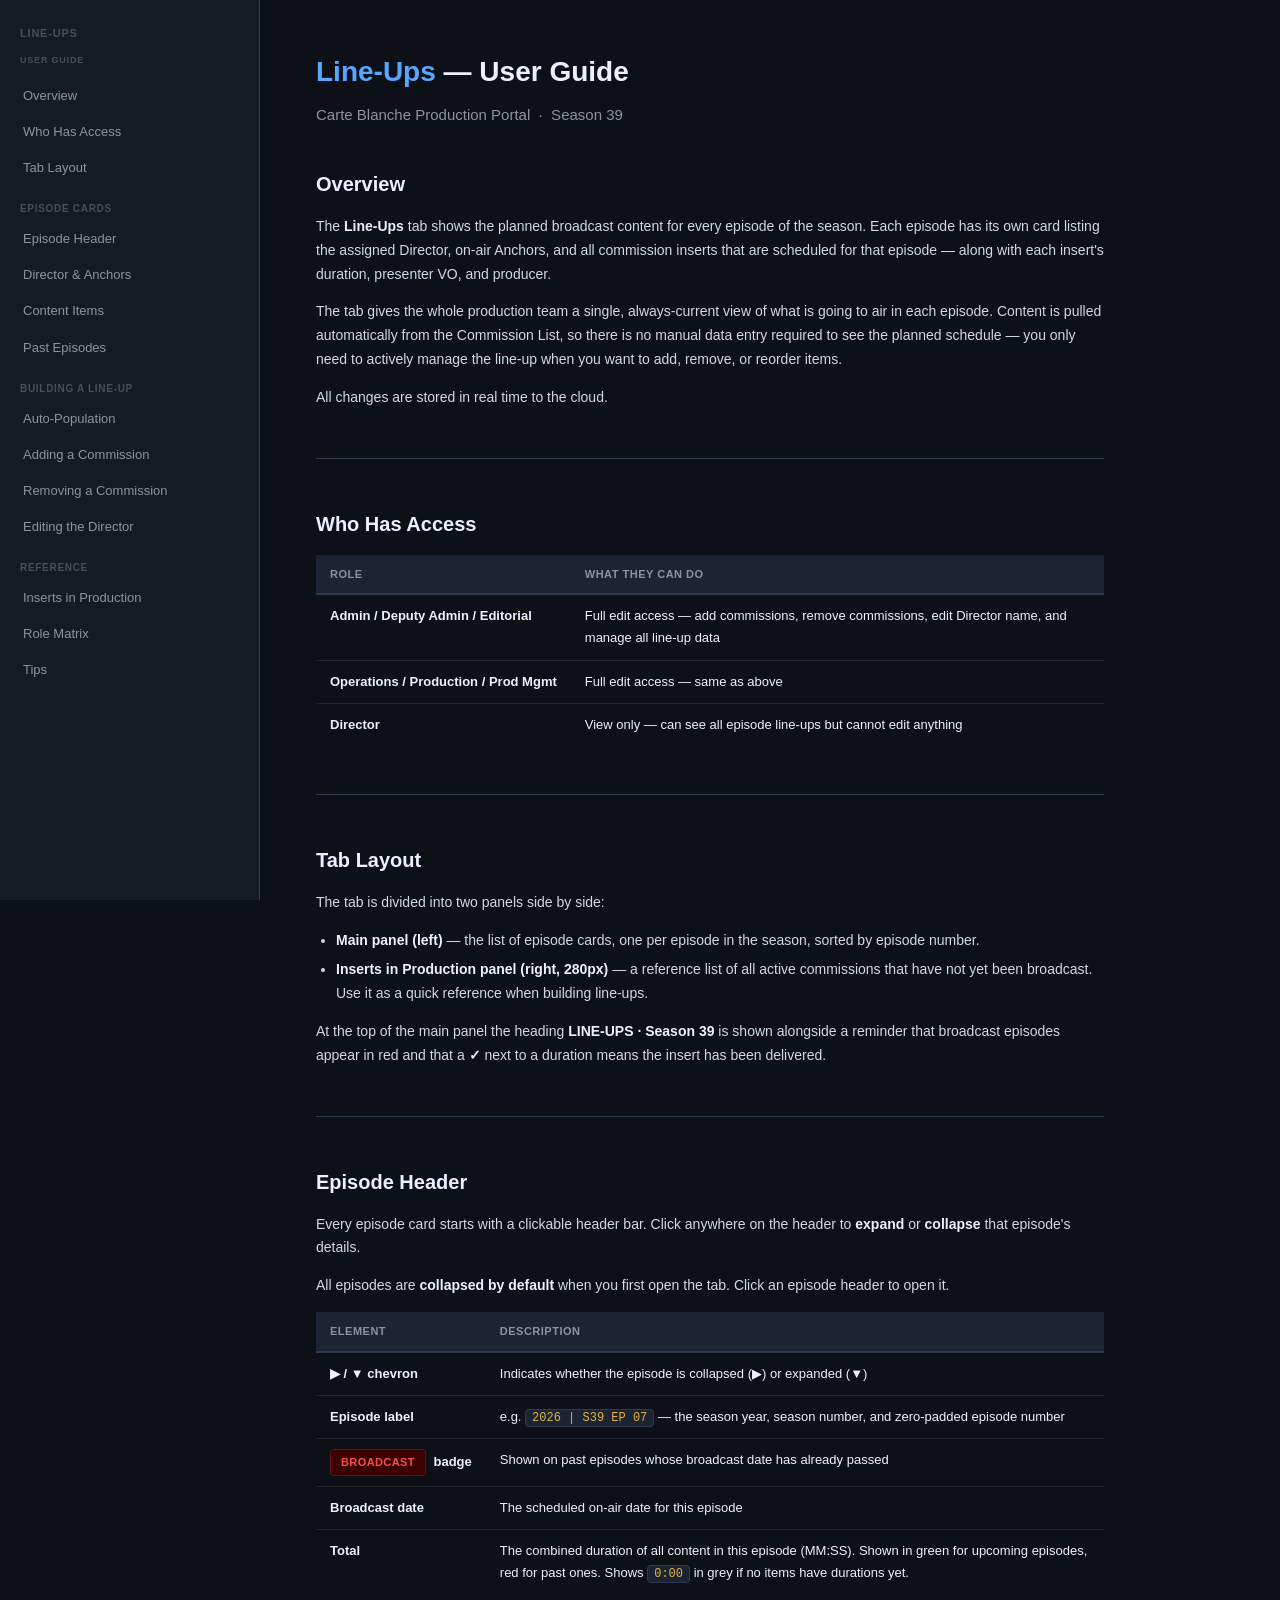
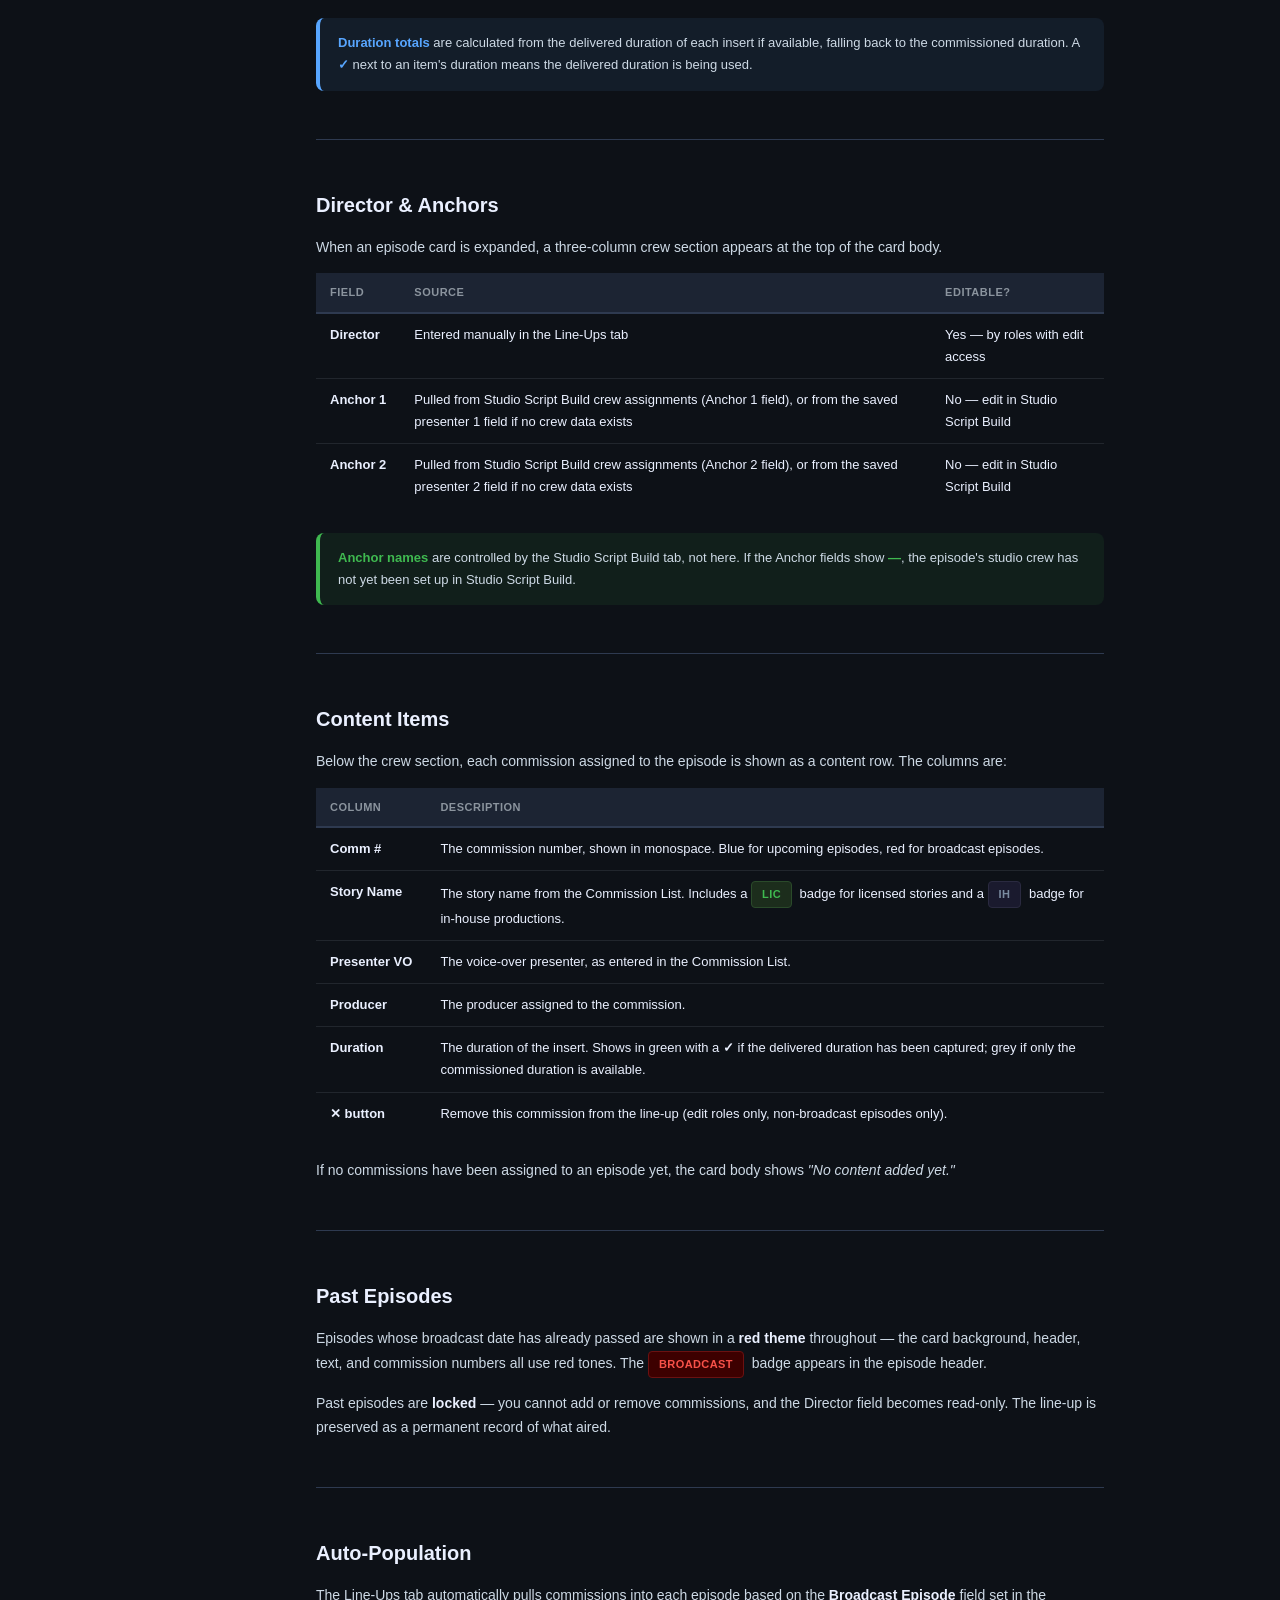
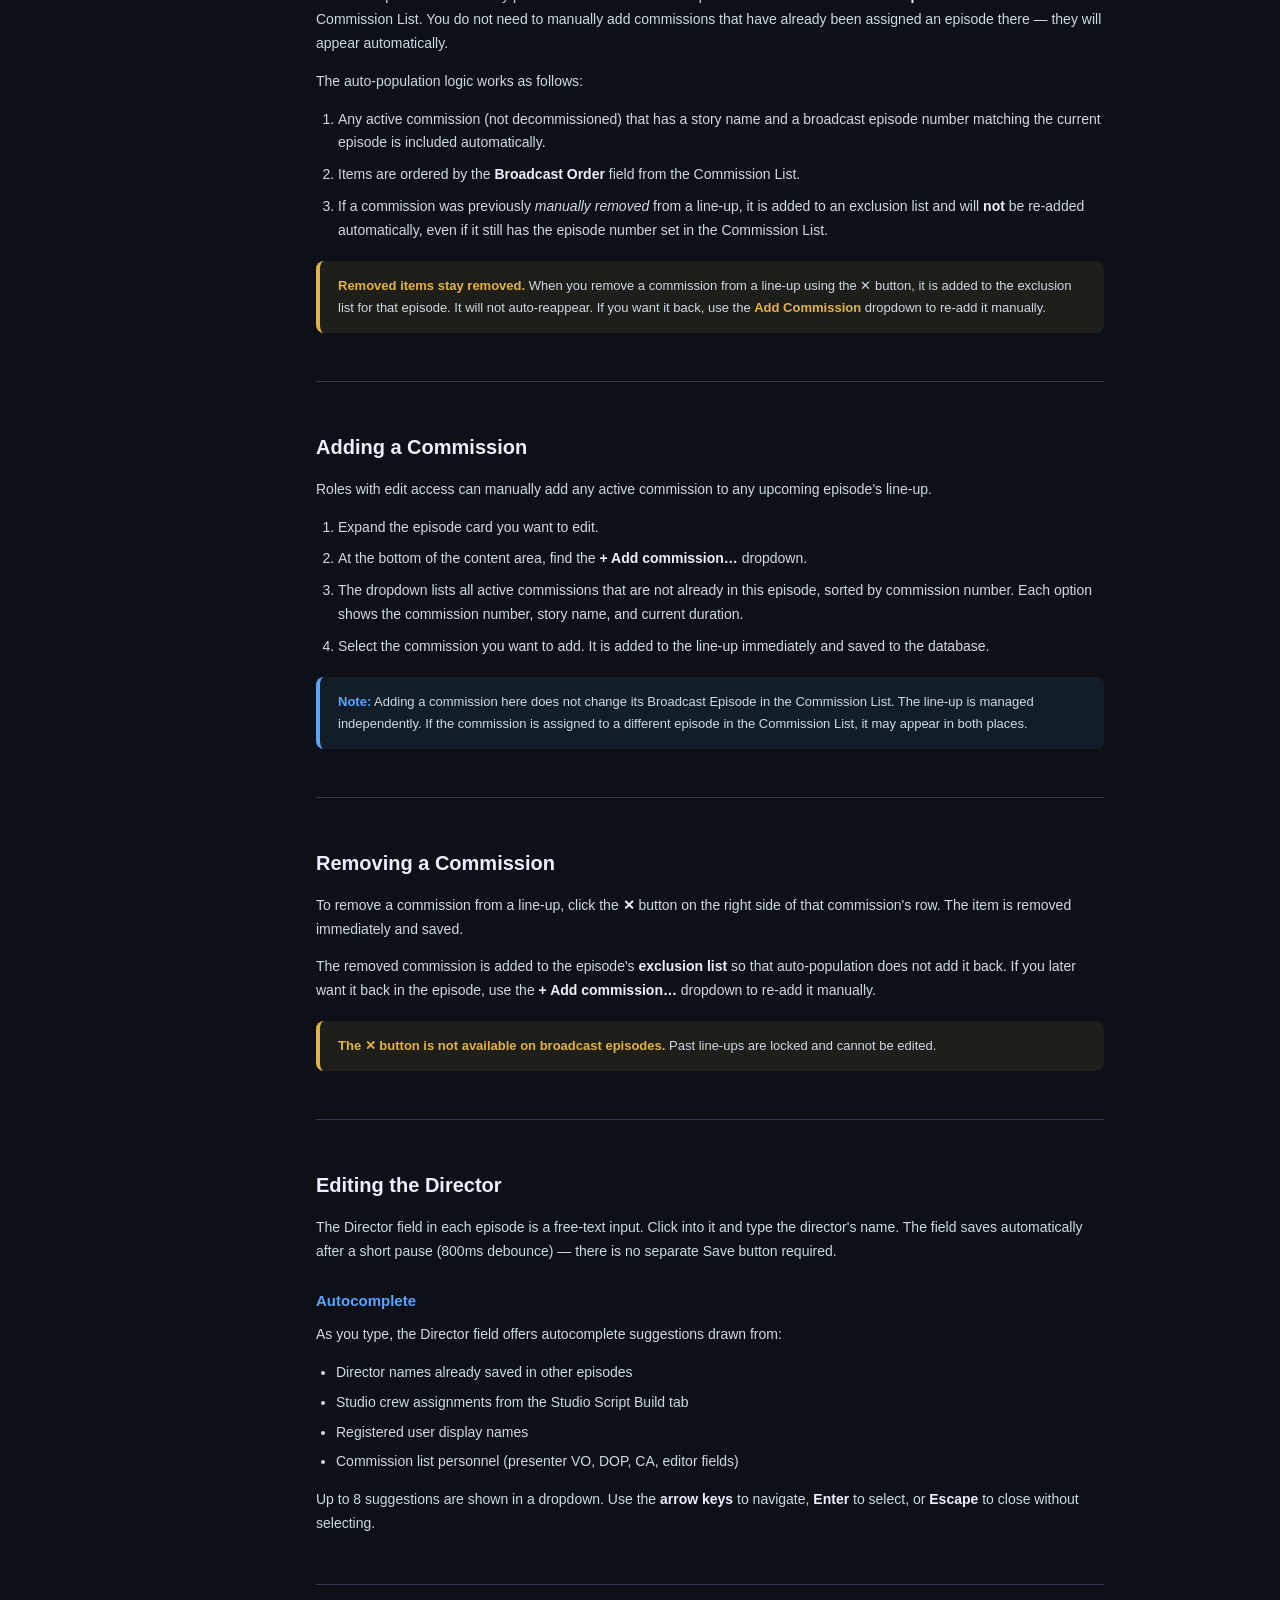
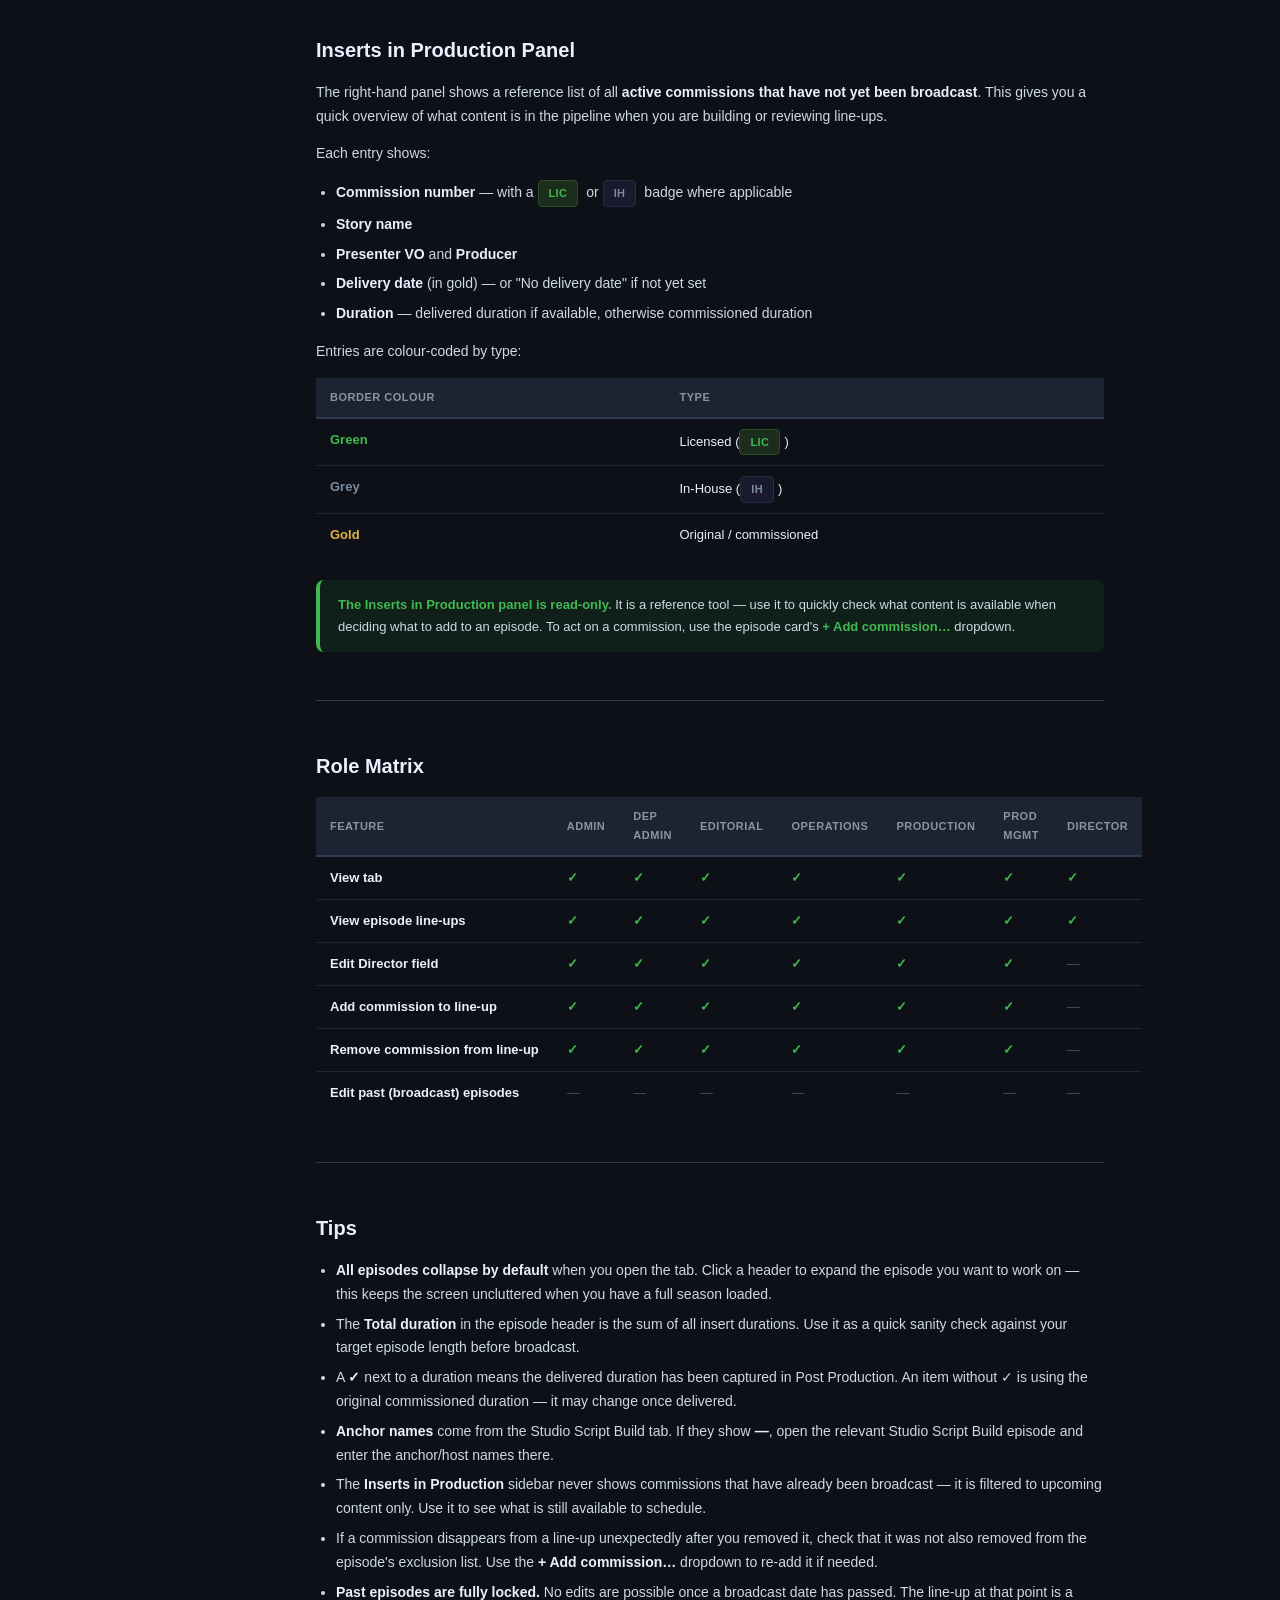
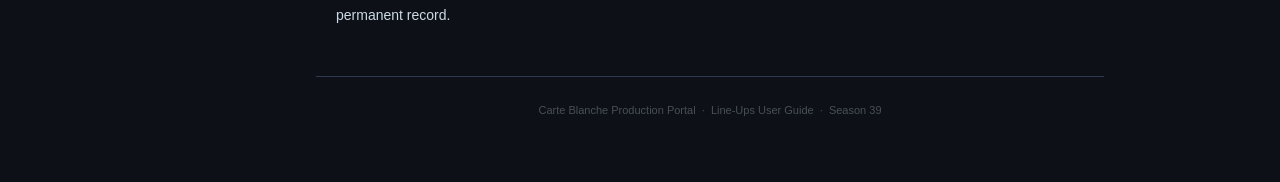
<file: lineups-guide.html>
<!DOCTYPE html>
<html lang="en">
<head>
<meta charset="utf-8">
<meta name="viewport" content="width=device-width,initial-scale=1">
<title>Line-Ups — User Guide</title>
<style>
  :root{
    --bg:#0d1117;--surface:#161b22;--surface2:#1c2433;--border:#2e3a50;
    --text:#eaf0ff;--muted:#8b949e;--dim:#484f58;
    --blue:#58a6ff;--purple:#c084fc;--green:#3fb950;--orange:#e3b341;
    --red:#f85149;--teal:#7ae8f5;
  }
  *{box-sizing:border-box;margin:0;padding:0}
  body{font-family:Arial,Helvetica,sans-serif;background:var(--bg);color:var(--text);font-size:14px;line-height:1.7}
  a{color:var(--blue);text-decoration:none}
  a:hover{text-decoration:underline}

  /* Layout */
  .page{display:flex;min-height:100vh}
  .sidebar{width:260px;flex-shrink:0;background:var(--surface);border-right:1px solid var(--border);padding:24px 0;position:sticky;top:0;height:100vh;overflow-y:auto}
  .sidebar-title{font-size:11px;font-weight:800;text-transform:uppercase;letter-spacing:.8px;color:var(--dim);padding:0 20px 10px}
  .sidebar nav a{display:block;padding:7px 20px;font-size:13px;color:var(--muted);border-left:3px solid transparent;transition:all .15s}
  .sidebar nav a:hover{color:var(--text);background:var(--surface2);text-decoration:none}
  .sidebar nav a.active{color:var(--blue);border-left-color:var(--blue);background:rgba(88,166,255,.08);font-weight:700}
  .sidebar nav .section-head{padding:14px 20px 4px;font-size:10px;font-weight:800;text-transform:uppercase;letter-spacing:.7px;color:var(--dim)}
  .main{flex:1;padding:48px 56px;max-width:900px}

  /* Typography */
  h1{font-size:28px;font-weight:900;color:var(--text);margin-bottom:6px}
  h1 span{color:var(--blue)}
  .subtitle{font-size:15px;color:var(--muted);margin-bottom:40px}
  h2{font-size:20px;font-weight:800;color:var(--text);margin:48px 0 14px;padding-top:48px;border-top:1px solid var(--border)}
  h2:first-of-type{border-top:none;padding-top:0;margin-top:0}
  h3{font-size:15px;font-weight:800;color:var(--blue);margin:24px 0 10px}
  p{margin-bottom:14px;color:#cdd9e5}
  strong{color:var(--text);font-weight:700}
  code{background:var(--surface2);border:1px solid var(--border);border-radius:4px;padding:1px 6px;font-family:'Courier New',monospace;font-size:12px;color:var(--orange)}

  /* Tables */
  table{width:100%;border-collapse:collapse;margin:14px 0 24px;font-size:13px}
  th{background:var(--surface2);color:var(--muted);font-size:11px;font-weight:800;text-transform:uppercase;letter-spacing:.5px;padding:10px 14px;text-align:left;border-bottom:2px solid var(--border)}
  td{padding:10px 14px;border-bottom:1px solid #21262d;vertical-align:top}
  tr:last-child td{border-bottom:none}
  td:first-child{font-weight:700;white-space:nowrap;color:var(--text)}

  /* Callouts */
  .callout{border-radius:8px;padding:14px 18px;margin:18px 0;border-left:4px solid}
  .callout.tip{background:rgba(63,185,80,.08);border-color:var(--green)}
  .callout.warn{background:rgba(227,179,65,.08);border-color:var(--orange)}
  .callout.info{background:rgba(88,166,255,.08);border-color:var(--blue)}
  .callout p{margin:0;font-size:13px}
  .callout strong{color:inherit}
  .callout.tip strong{color:var(--green)}
  .callout.warn strong{color:var(--orange)}
  .callout.info strong{color:var(--blue)}

  /* Colour chips */
  .chip{display:inline-block;padding:3px 10px;border-radius:4px;font-size:11px;font-weight:800;letter-spacing:.4px;margin-right:4px;vertical-align:middle}
  .chip-blue{background:#0d2d5e;color:#58a6ff;border:1px solid #1e3a5f}
  .chip-red{background:#3d0000;color:#f85149;border:1px solid #6b1111}
  .chip-green{background:#1c2d1c;color:#3fb950;border:1px solid #2a4a2a}
  .chip-grey{background:#1a1a2e;color:#7a8ba0;border:1px solid #2a2a40}
  .chip-gold{background:#2d2000;color:#e3b341;border:1px solid #4a3800}

  /* Role matrix */
  .check{color:var(--green);font-weight:900}
  .cross{color:var(--dim)}

  /* Step list */
  ol.steps{padding-left:22px;margin:10px 0 18px}
  ol.steps li{margin-bottom:8px;color:#cdd9e5}

  ul.bullets{padding-left:20px;margin-bottom:14px;color:#cdd9e5}
  ul.bullets li{margin-bottom:6px}

  /* Responsive */
  @media(max-width:740px){
    .sidebar{display:none}
    .main{padding:24px 20px}
  }
</style>
</head>
<body>

<div class="page">

  <!-- Sidebar nav -->
  <aside class="sidebar">
    <div class="sidebar-title">Line-Ups</div>
    <div class="sidebar-title" style="font-size:9px;margin-top:0;padding-top:0">User Guide</div>
    <nav>
      <a href="#overview">Overview</a>
      <a href="#access">Who Has Access</a>
      <a href="#layout">Tab Layout</a>
      <div class="section-head">Episode Cards</div>
      <a href="#episode-header">Episode Header</a>
      <a href="#crew">Director &amp; Anchors</a>
      <a href="#items">Content Items</a>
      <a href="#past">Past Episodes</a>
      <div class="section-head">Building a Line-Up</div>
      <a href="#auto-populate">Auto-Population</a>
      <a href="#add-commission">Adding a Commission</a>
      <a href="#remove-commission">Removing a Commission</a>
      <a href="#director-field">Editing the Director</a>
      <div class="section-head">Reference</div>
      <a href="#sidebar">Inserts in Production</a>
      <a href="#role-matrix">Role Matrix</a>
      <a href="#tips">Tips</a>
    </nav>
  </aside>

  <!-- Main content -->
  <main class="main">

    <h1><span>Line-Ups</span> — User Guide</h1>
    <p class="subtitle">Carte Blanche Production Portal &nbsp;·&nbsp; Season 39</p>

    <!-- OVERVIEW -->
    <h2 id="overview">Overview</h2>
    <p>The <strong>Line-Ups</strong> tab shows the planned broadcast content for every episode of the season. Each episode has its own card listing the assigned Director, on-air Anchors, and all commission inserts that are scheduled for that episode — along with each insert's duration, presenter VO, and producer.</p>
    <p>The tab gives the whole production team a single, always-current view of what is going to air in each episode. Content is pulled automatically from the Commission List, so there is no manual data entry required to see the planned schedule — you only need to actively manage the line-up when you want to add, remove, or reorder items.</p>
    <p>All changes are stored in real time to the cloud.</p>

    <!-- ACCESS -->
    <h2 id="access">Who Has Access</h2>
    <table>
      <thead><tr><th>Role</th><th>What they can do</th></tr></thead>
      <tbody>
        <tr><td>Admin / Deputy Admin / Editorial</td><td>Full edit access — add commissions, remove commissions, edit Director name, and manage all line-up data</td></tr>
        <tr><td>Operations / Production / Prod Mgmt</td><td>Full edit access — same as above</td></tr>
        <tr><td>Director</td><td>View only — can see all episode line-ups but cannot edit anything</td></tr>
      </tbody>
    </table>

    <!-- LAYOUT -->
    <h2 id="layout">Tab Layout</h2>
    <p>The tab is divided into two panels side by side:</p>
    <ul class="bullets">
      <li><strong>Main panel (left)</strong> — the list of episode cards, one per episode in the season, sorted by episode number.</li>
      <li><strong>Inserts in Production panel (right, 280px)</strong> — a reference list of all active commissions that have not yet been broadcast. Use it as a quick reference when building line-ups.</li>
    </ul>
    <p>At the top of the main panel the heading <strong>LINE-UPS · Season 39</strong> is shown alongside a reminder that broadcast episodes appear in red and that a <strong>✓</strong> next to a duration means the insert has been delivered.</p>

    <!-- EPISODE HEADER -->
    <h2 id="episode-header">Episode Header</h2>
    <p>Every episode card starts with a clickable header bar. Click anywhere on the header to <strong>expand</strong> or <strong>collapse</strong> that episode's details.</p>
    <p>All episodes are <strong>collapsed by default</strong> when you first open the tab. Click an episode header to open it.</p>

    <table>
      <thead><tr><th>Element</th><th>Description</th></tr></thead>
      <tbody>
        <tr><td>▶ / ▼ chevron</td><td>Indicates whether the episode is collapsed (▶) or expanded (▼)</td></tr>
        <tr><td>Episode label</td><td>e.g. <code>2026 | S39 EP 07</code> — the season year, season number, and zero-padded episode number</td></tr>
        <tr><td><span class="chip chip-red">BROADCAST</span> badge</td><td>Shown on past episodes whose broadcast date has already passed</td></tr>
        <tr><td>Broadcast date</td><td>The scheduled on-air date for this episode</td></tr>
        <tr><td>Total</td><td>The combined duration of all content in this episode (MM:SS). Shown in green for upcoming episodes, red for past ones. Shows <code>0:00</code> in grey if no items have durations yet.</td></tr>
      </tbody>
    </table>

    <div class="callout info">
      <p><strong>Duration totals</strong> are calculated from the delivered duration of each insert if available, falling back to the commissioned duration. A <strong>✓</strong> next to an item's duration means the delivered duration is being used.</p>
    </div>

    <!-- CREW -->
    <h2 id="crew">Director &amp; Anchors</h2>
    <p>When an episode card is expanded, a three-column crew section appears at the top of the card body.</p>

    <table>
      <thead><tr><th>Field</th><th>Source</th><th>Editable?</th></tr></thead>
      <tbody>
        <tr><td>Director</td><td>Entered manually in the Line-Ups tab</td><td>Yes — by roles with edit access</td></tr>
        <tr><td>Anchor 1</td><td>Pulled from Studio Script Build crew assignments (Anchor 1 field), or from the saved presenter 1 field if no crew data exists</td><td>No — edit in Studio Script Build</td></tr>
        <tr><td>Anchor 2</td><td>Pulled from Studio Script Build crew assignments (Anchor 2 field), or from the saved presenter 2 field if no crew data exists</td><td>No — edit in Studio Script Build</td></tr>
      </tbody>
    </table>

    <div class="callout tip">
      <p><strong>Anchor names</strong> are controlled by the Studio Script Build tab, not here. If the Anchor fields show <strong>—</strong>, the episode's studio crew has not yet been set up in Studio Script Build.</p>
    </div>

    <!-- ITEMS -->
    <h2 id="items">Content Items</h2>
    <p>Below the crew section, each commission assigned to the episode is shown as a content row. The columns are:</p>

    <table>
      <thead><tr><th>Column</th><th>Description</th></tr></thead>
      <tbody>
        <tr><td>Comm #</td><td>The commission number, shown in monospace. Blue for upcoming episodes, red for broadcast episodes.</td></tr>
        <tr><td>Story Name</td><td>The story name from the Commission List. Includes a <span class="chip chip-green">LIC</span> badge for licensed stories and a <span class="chip chip-grey">IH</span> badge for in-house productions.</td></tr>
        <tr><td>Presenter VO</td><td>The voice-over presenter, as entered in the Commission List.</td></tr>
        <tr><td>Producer</td><td>The producer assigned to the commission.</td></tr>
        <tr><td>Duration</td><td>The duration of the insert. Shows in green with a <strong>✓</strong> if the delivered duration has been captured; grey if only the commissioned duration is available.</td></tr>
        <tr><td>✕ button</td><td>Remove this commission from the line-up (edit roles only, non-broadcast episodes only).</td></tr>
      </tbody>
    </table>

    <p>If no commissions have been assigned to an episode yet, the card body shows <em>"No content added yet."</em></p>

    <!-- PAST EPISODES -->
    <h2 id="past">Past Episodes</h2>
    <p>Episodes whose broadcast date has already passed are shown in a <strong>red theme</strong> throughout — the card background, header, text, and commission numbers all use red tones. The <span class="chip chip-red">BROADCAST</span> badge appears in the episode header.</p>
    <p>Past episodes are <strong>locked</strong> — you cannot add or remove commissions, and the Director field becomes read-only. The line-up is preserved as a permanent record of what aired.</p>

    <!-- AUTO-POPULATION -->
    <h2 id="auto-populate">Auto-Population</h2>
    <p>The Line-Ups tab automatically pulls commissions into each episode based on the <strong>Broadcast Episode</strong> field set in the Commission List. You do not need to manually add commissions that have already been assigned an episode there — they will appear automatically.</p>

    <p>The auto-population logic works as follows:</p>
    <ol class="steps">
      <li>Any active commission (not decommissioned) that has a story name and a broadcast episode number matching the current episode is included automatically.</li>
      <li>Items are ordered by the <strong>Broadcast Order</strong> field from the Commission List.</li>
      <li>If a commission was previously <em>manually removed</em> from a line-up, it is added to an exclusion list and will <strong>not</strong> be re-added automatically, even if it still has the episode number set in the Commission List.</li>
    </ol>

    <div class="callout warn">
      <p><strong>Removed items stay removed.</strong> When you remove a commission from a line-up using the ✕ button, it is added to the exclusion list for that episode. It will not auto-reappear. If you want it back, use the <strong>Add Commission</strong> dropdown to re-add it manually.</p>
    </div>

    <!-- ADD COMMISSION -->
    <h2 id="add-commission">Adding a Commission</h2>
    <p>Roles with edit access can manually add any active commission to any upcoming episode's line-up.</p>
    <ol class="steps">
      <li>Expand the episode card you want to edit.</li>
      <li>At the bottom of the content area, find the <strong>+ Add commission…</strong> dropdown.</li>
      <li>The dropdown lists all active commissions that are not already in this episode, sorted by commission number. Each option shows the commission number, story name, and current duration.</li>
      <li>Select the commission you want to add. It is added to the line-up immediately and saved to the database.</li>
    </ol>

    <div class="callout info">
      <p><strong>Note:</strong> Adding a commission here does not change its Broadcast Episode in the Commission List. The line-up is managed independently. If the commission is assigned to a different episode in the Commission List, it may appear in both places.</p>
    </div>

    <!-- REMOVE COMMISSION -->
    <h2 id="remove-commission">Removing a Commission</h2>
    <p>To remove a commission from a line-up, click the <strong>✕</strong> button on the right side of that commission's row. The item is removed immediately and saved.</p>
    <p>The removed commission is added to the episode's <strong>exclusion list</strong> so that auto-population does not add it back. If you later want it back in the episode, use the <strong>+ Add commission…</strong> dropdown to re-add it manually.</p>

    <div class="callout warn">
      <p><strong>The ✕ button is not available on broadcast episodes.</strong> Past line-ups are locked and cannot be edited.</p>
    </div>

    <!-- DIRECTOR FIELD -->
    <h2 id="director-field">Editing the Director</h2>
    <p>The Director field in each episode is a free-text input. Click into it and type the director's name. The field saves automatically after a short pause (800ms debounce) — there is no separate Save button required.</p>

    <h3>Autocomplete</h3>
    <p>As you type, the Director field offers autocomplete suggestions drawn from:</p>
    <ul class="bullets">
      <li>Director names already saved in other episodes</li>
      <li>Studio crew assignments from the Studio Script Build tab</li>
      <li>Registered user display names</li>
      <li>Commission list personnel (presenter VO, DOP, CA, editor fields)</li>
    </ul>
    <p>Up to 8 suggestions are shown in a dropdown. Use the <strong>arrow keys</strong> to navigate, <strong>Enter</strong> to select, or <strong>Escape</strong> to close without selecting.</p>

    <!-- INSERTS IN PRODUCTION -->
    <h2 id="sidebar">Inserts in Production Panel</h2>
    <p>The right-hand panel shows a reference list of all <strong>active commissions that have not yet been broadcast</strong>. This gives you a quick overview of what content is in the pipeline when you are building or reviewing line-ups.</p>

    <p>Each entry shows:</p>
    <ul class="bullets">
      <li><strong>Commission number</strong> — with a <span class="chip chip-green">LIC</span> or <span class="chip chip-grey">IH</span> badge where applicable</li>
      <li><strong>Story name</strong></li>
      <li><strong>Presenter VO</strong> and <strong>Producer</strong></li>
      <li><strong>Delivery date</strong> (in gold) — or "No delivery date" if not yet set</li>
      <li><strong>Duration</strong> — delivered duration if available, otherwise commissioned duration</li>
    </ul>

    <p>Entries are colour-coded by type:</p>
    <table>
      <thead><tr><th>Border colour</th><th>Type</th></tr></thead>
      <tbody>
        <tr><td><span style="color:#3fb950;font-weight:800">Green</span></td><td>Licensed (<span class="chip chip-green">LIC</span>)</td></tr>
        <tr><td><span style="color:#7a8ba0;font-weight:800">Grey</span></td><td>In-House (<span class="chip chip-grey">IH</span>)</td></tr>
        <tr><td><span style="color:#e3b341;font-weight:800">Gold</span></td><td>Original / commissioned</td></tr>
      </tbody>
    </table>

    <div class="callout tip">
      <p><strong>The Inserts in Production panel is read-only.</strong> It is a reference tool — use it to quickly check what content is available when deciding what to add to an episode. To act on a commission, use the episode card's <strong>+ Add commission…</strong> dropdown.</p>
    </div>

    <!-- ROLE MATRIX -->
    <h2 id="role-matrix">Role Matrix</h2>
    <table>
      <thead>
        <tr>
          <th>Feature</th>
          <th>Admin</th>
          <th>Dep Admin</th>
          <th>Editorial</th>
          <th>Operations</th>
          <th>Production</th>
          <th>Prod Mgmt</th>
          <th>Director</th>
        </tr>
      </thead>
      <tbody>
        <tr><td>View tab</td><td class="check">✓</td><td class="check">✓</td><td class="check">✓</td><td class="check">✓</td><td class="check">✓</td><td class="check">✓</td><td class="check">✓</td></tr>
        <tr><td>View episode line-ups</td><td class="check">✓</td><td class="check">✓</td><td class="check">✓</td><td class="check">✓</td><td class="check">✓</td><td class="check">✓</td><td class="check">✓</td></tr>
        <tr><td>Edit Director field</td><td class="check">✓</td><td class="check">✓</td><td class="check">✓</td><td class="check">✓</td><td class="check">✓</td><td class="check">✓</td><td class="cross">—</td></tr>
        <tr><td>Add commission to line-up</td><td class="check">✓</td><td class="check">✓</td><td class="check">✓</td><td class="check">✓</td><td class="check">✓</td><td class="check">✓</td><td class="cross">—</td></tr>
        <tr><td>Remove commission from line-up</td><td class="check">✓</td><td class="check">✓</td><td class="check">✓</td><td class="check">✓</td><td class="check">✓</td><td class="check">✓</td><td class="cross">—</td></tr>
        <tr><td>Edit past (broadcast) episodes</td><td class="cross">—</td><td class="cross">—</td><td class="cross">—</td><td class="cross">—</td><td class="cross">—</td><td class="cross">—</td><td class="cross">—</td></tr>
      </tbody>
    </table>

    <!-- TIPS -->
    <h2 id="tips">Tips</h2>
    <ul class="bullets">
      <li><strong>All episodes collapse by default</strong> when you open the tab. Click a header to expand the episode you want to work on — this keeps the screen uncluttered when you have a full season loaded.</li>
      <li>The <strong>Total duration</strong> in the episode header is the sum of all insert durations. Use it as a quick sanity check against your target episode length before broadcast.</li>
      <li>A <strong>✓</strong> next to a duration means the delivered duration has been captured in Post Production. An item without ✓ is using the original commissioned duration — it may change once delivered.</li>
      <li><strong>Anchor names</strong> come from the Studio Script Build tab. If they show <strong>—</strong>, open the relevant Studio Script Build episode and enter the anchor/host names there.</li>
      <li>The <strong>Inserts in Production</strong> sidebar never shows commissions that have already been broadcast — it is filtered to upcoming content only. Use it to see what is still available to schedule.</li>
      <li>If a commission disappears from a line-up unexpectedly after you removed it, check that it was not also removed from the episode's exclusion list. Use the <strong>+ Add commission…</strong> dropdown to re-add it if needed.</li>
      <li><strong>Past episodes are fully locked.</strong> No edits are possible once a broadcast date has passed. The line-up at that point is a permanent record.</li>
    </ul>

    <hr style="border:none;border-top:1px solid var(--border);margin:48px 0 24px">
    <p style="font-size:11px;color:var(--dim);text-align:center">Carte Blanche Production Portal &nbsp;·&nbsp; Line-Ups User Guide &nbsp;·&nbsp; Season 39</p>

  </main>
</div>

<script>
  // Highlight active sidebar link on scroll
  const sections=document.querySelectorAll('h2[id],h3[id]');
  const links=document.querySelectorAll('.sidebar nav a');
  function onScroll(){
    let current='';
    sections.forEach(s=>{if(s.getBoundingClientRect().top<=120)current=s.id;});
    links.forEach(l=>{
      l.classList.toggle('active',l.getAttribute('href')==='#'+current);
    });
  }
  window.addEventListener('scroll',onScroll,{passive:true});
  onScroll();
</script>
</body>
</html>
</file>
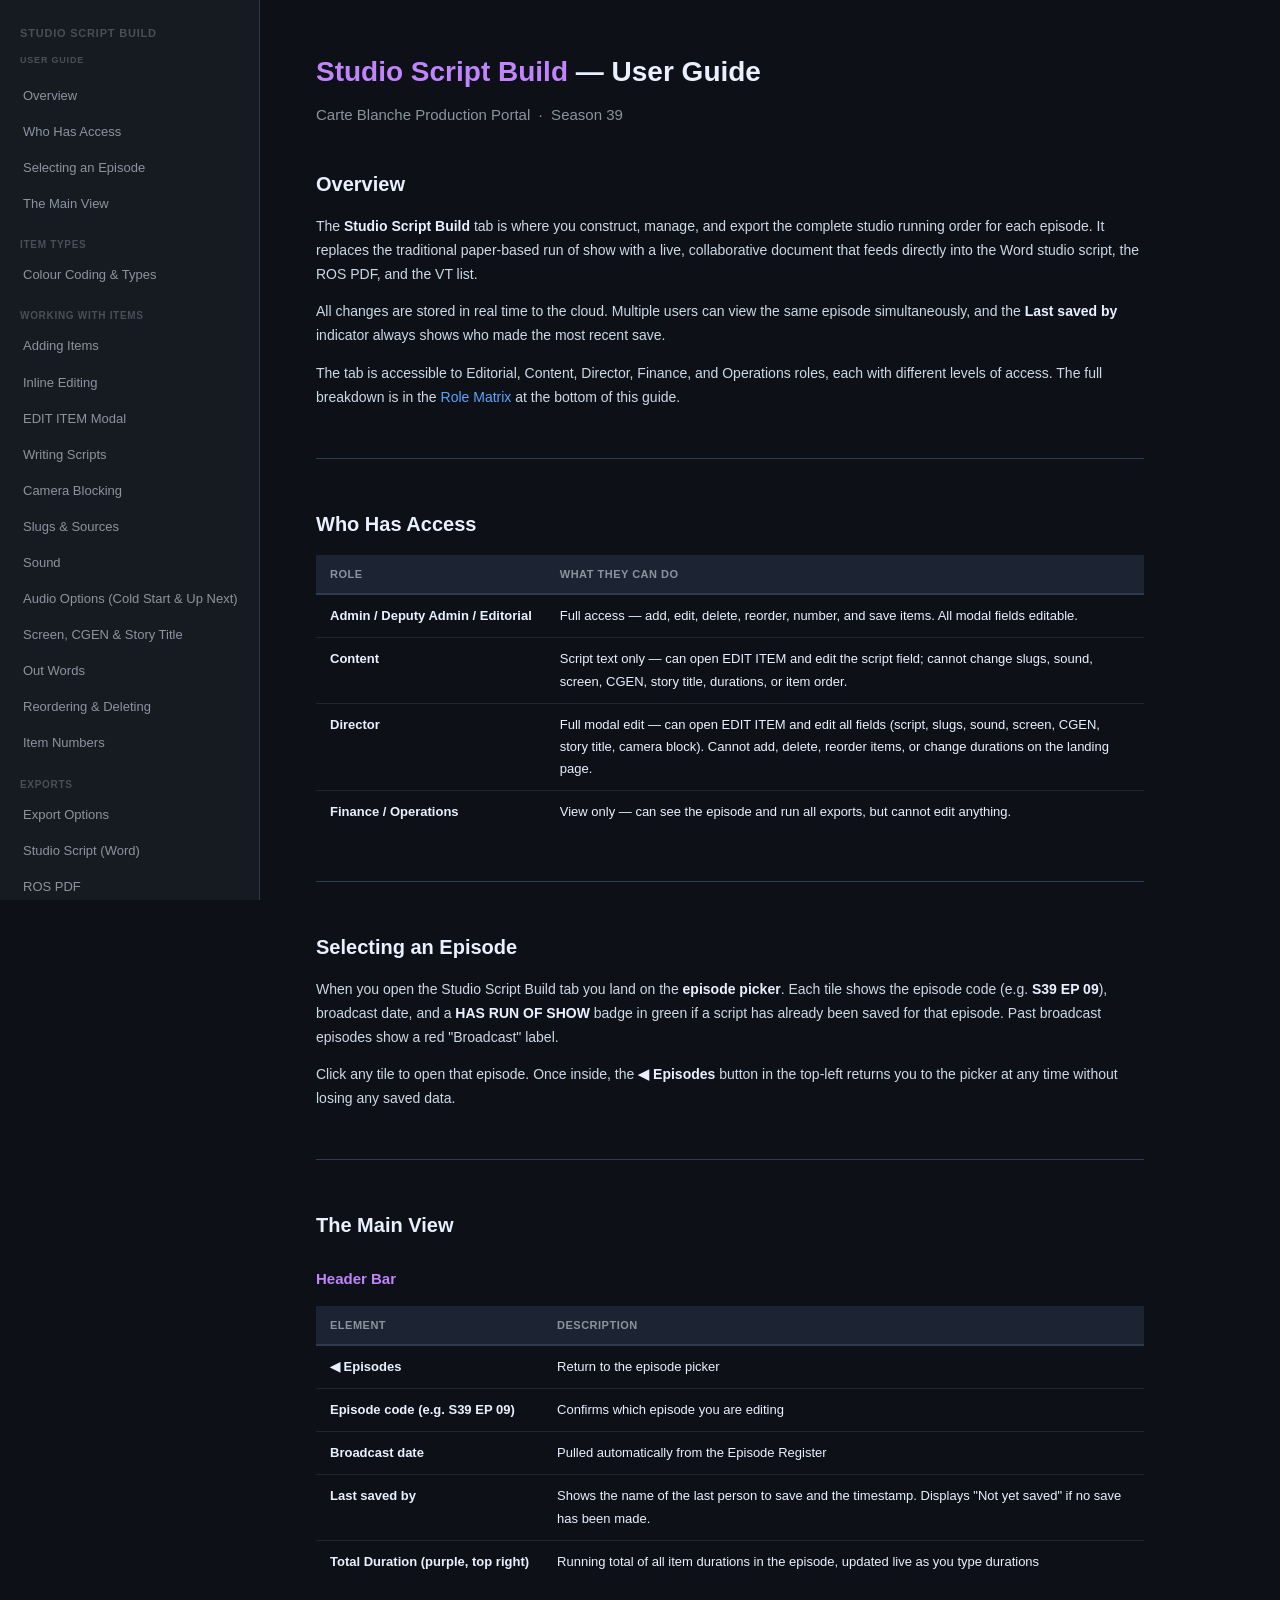
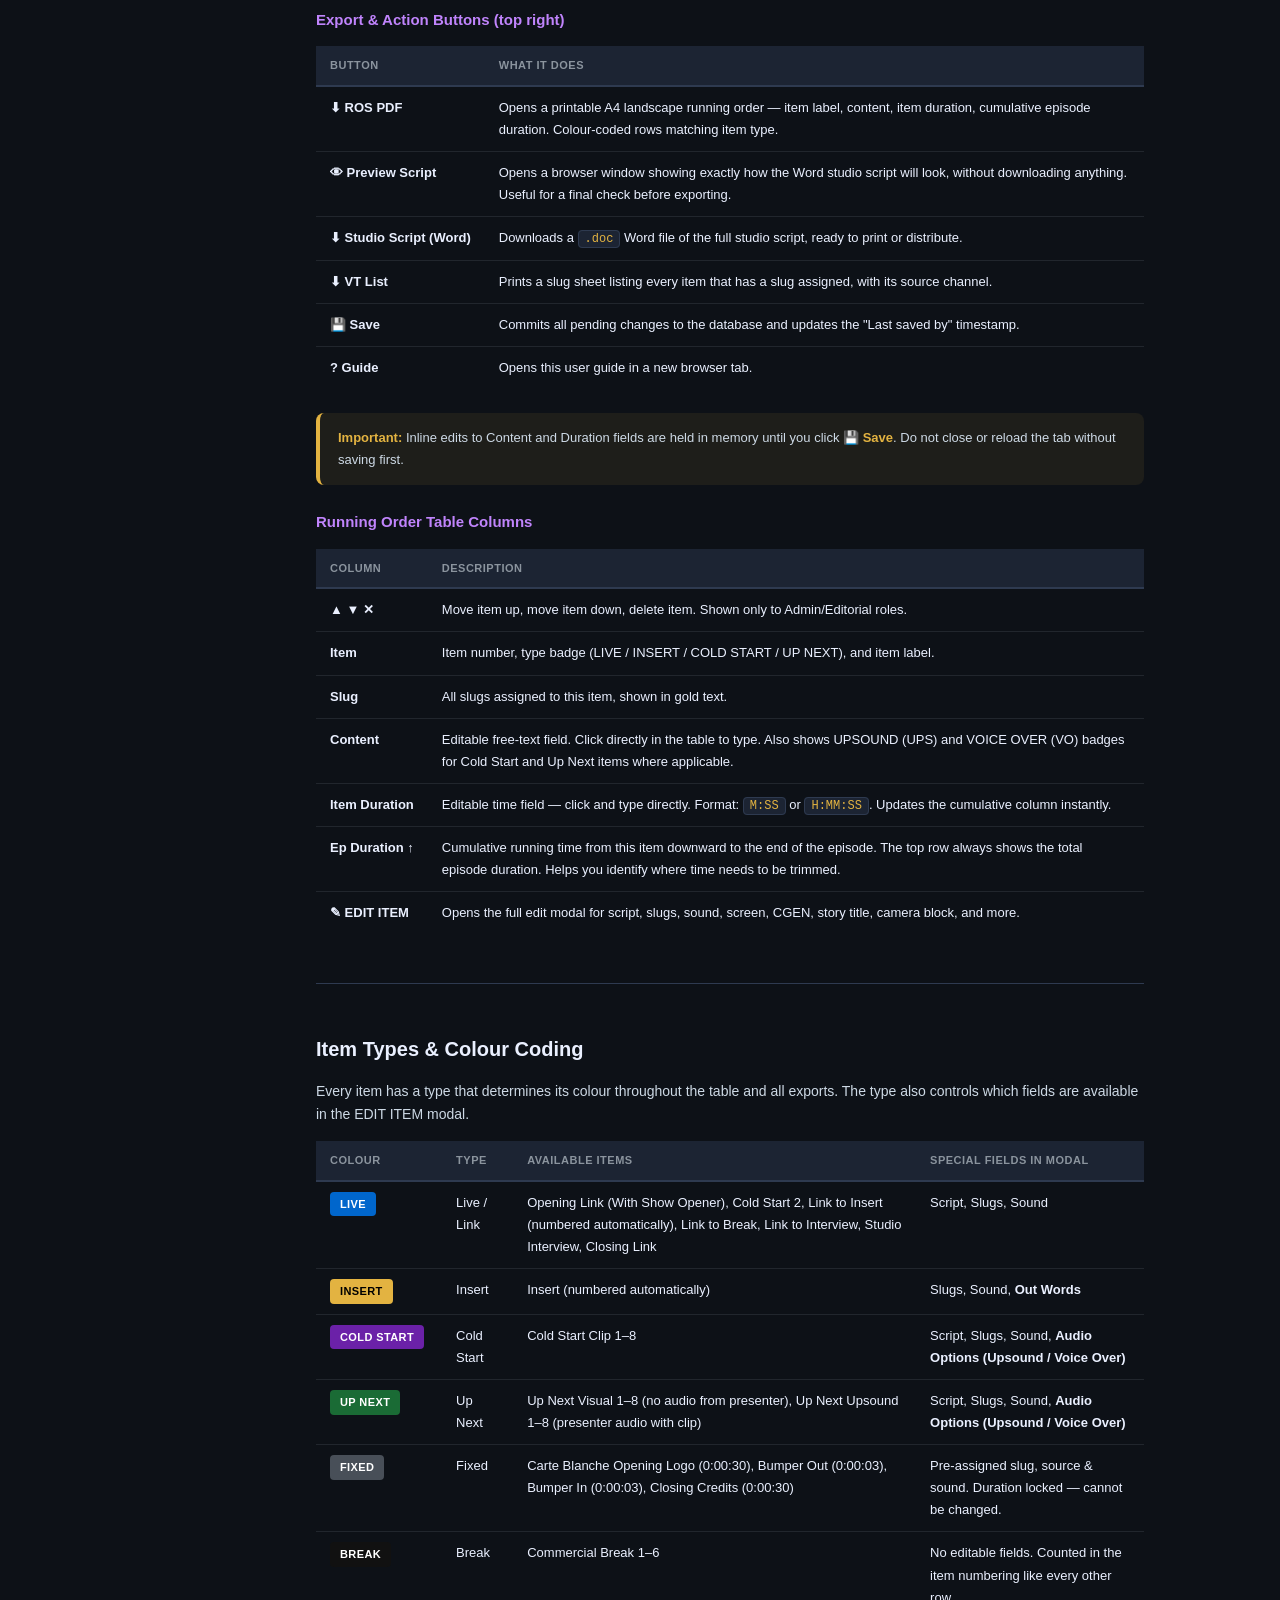
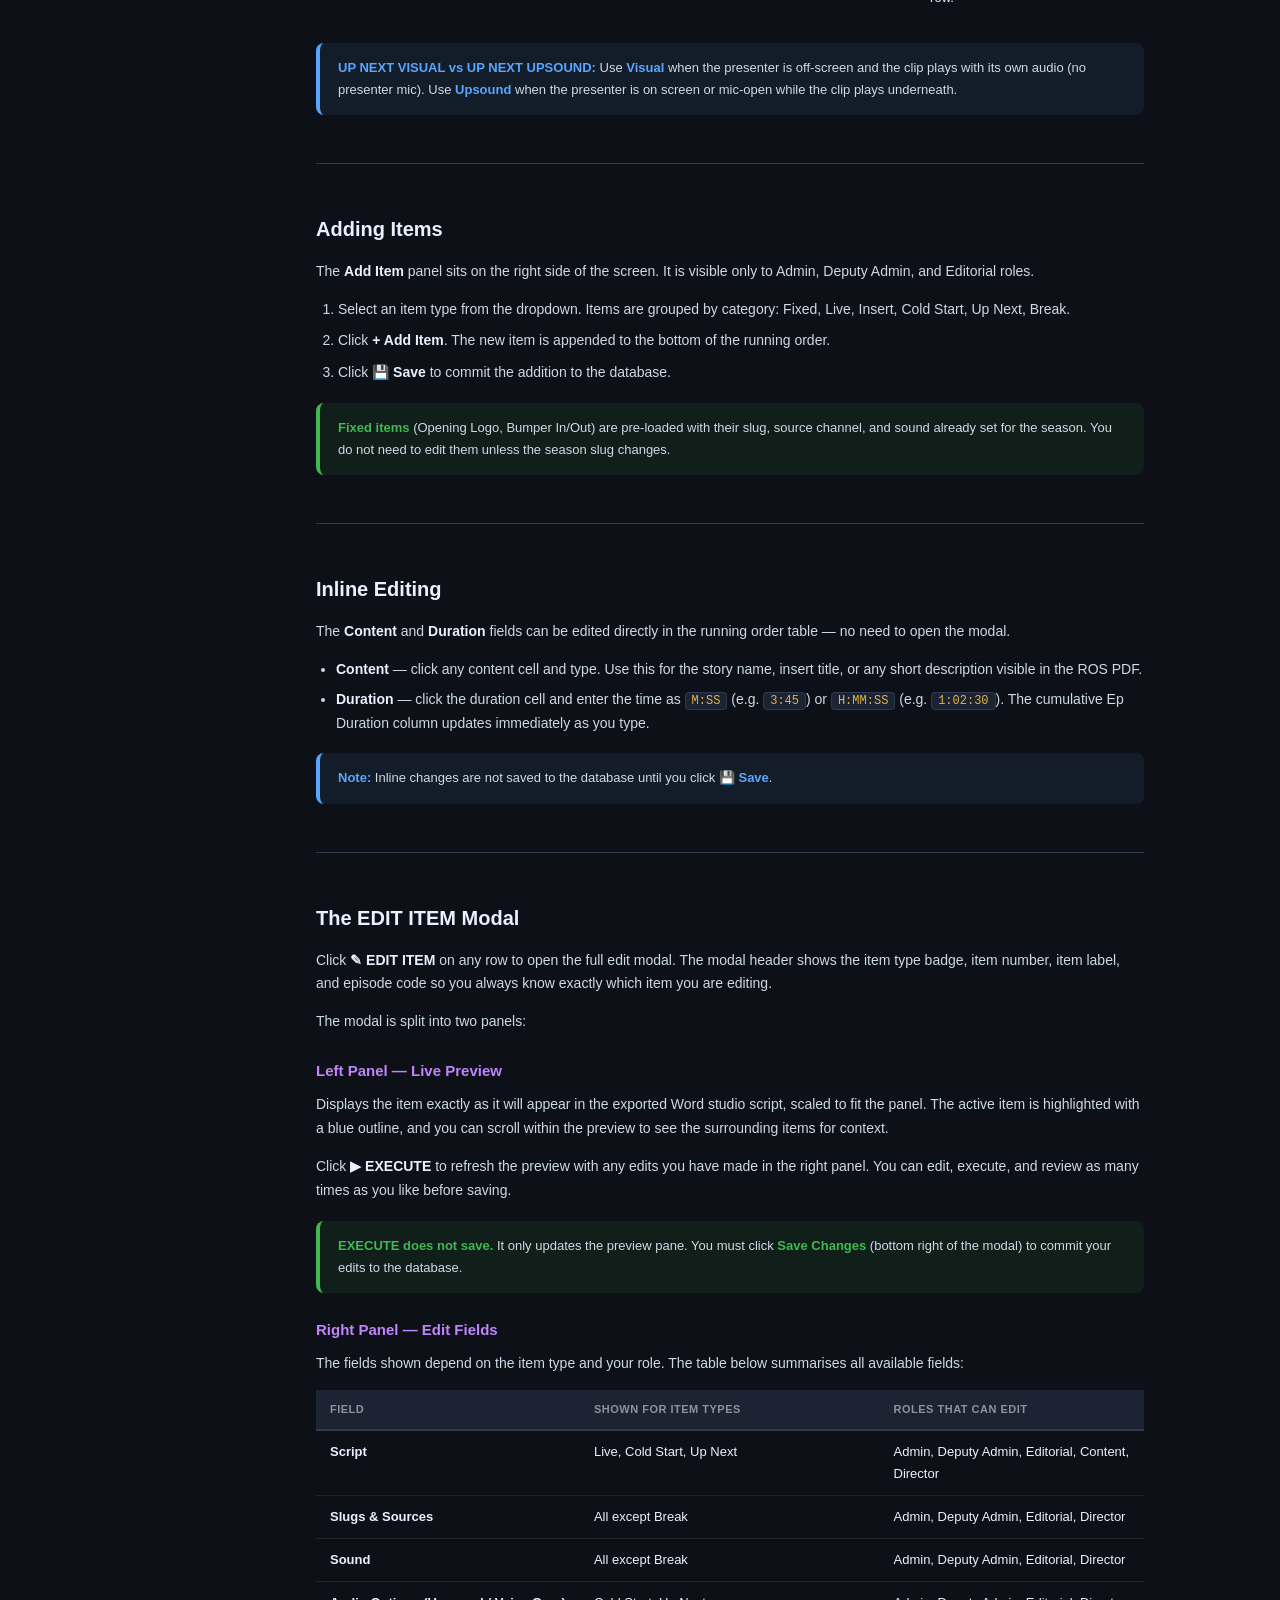
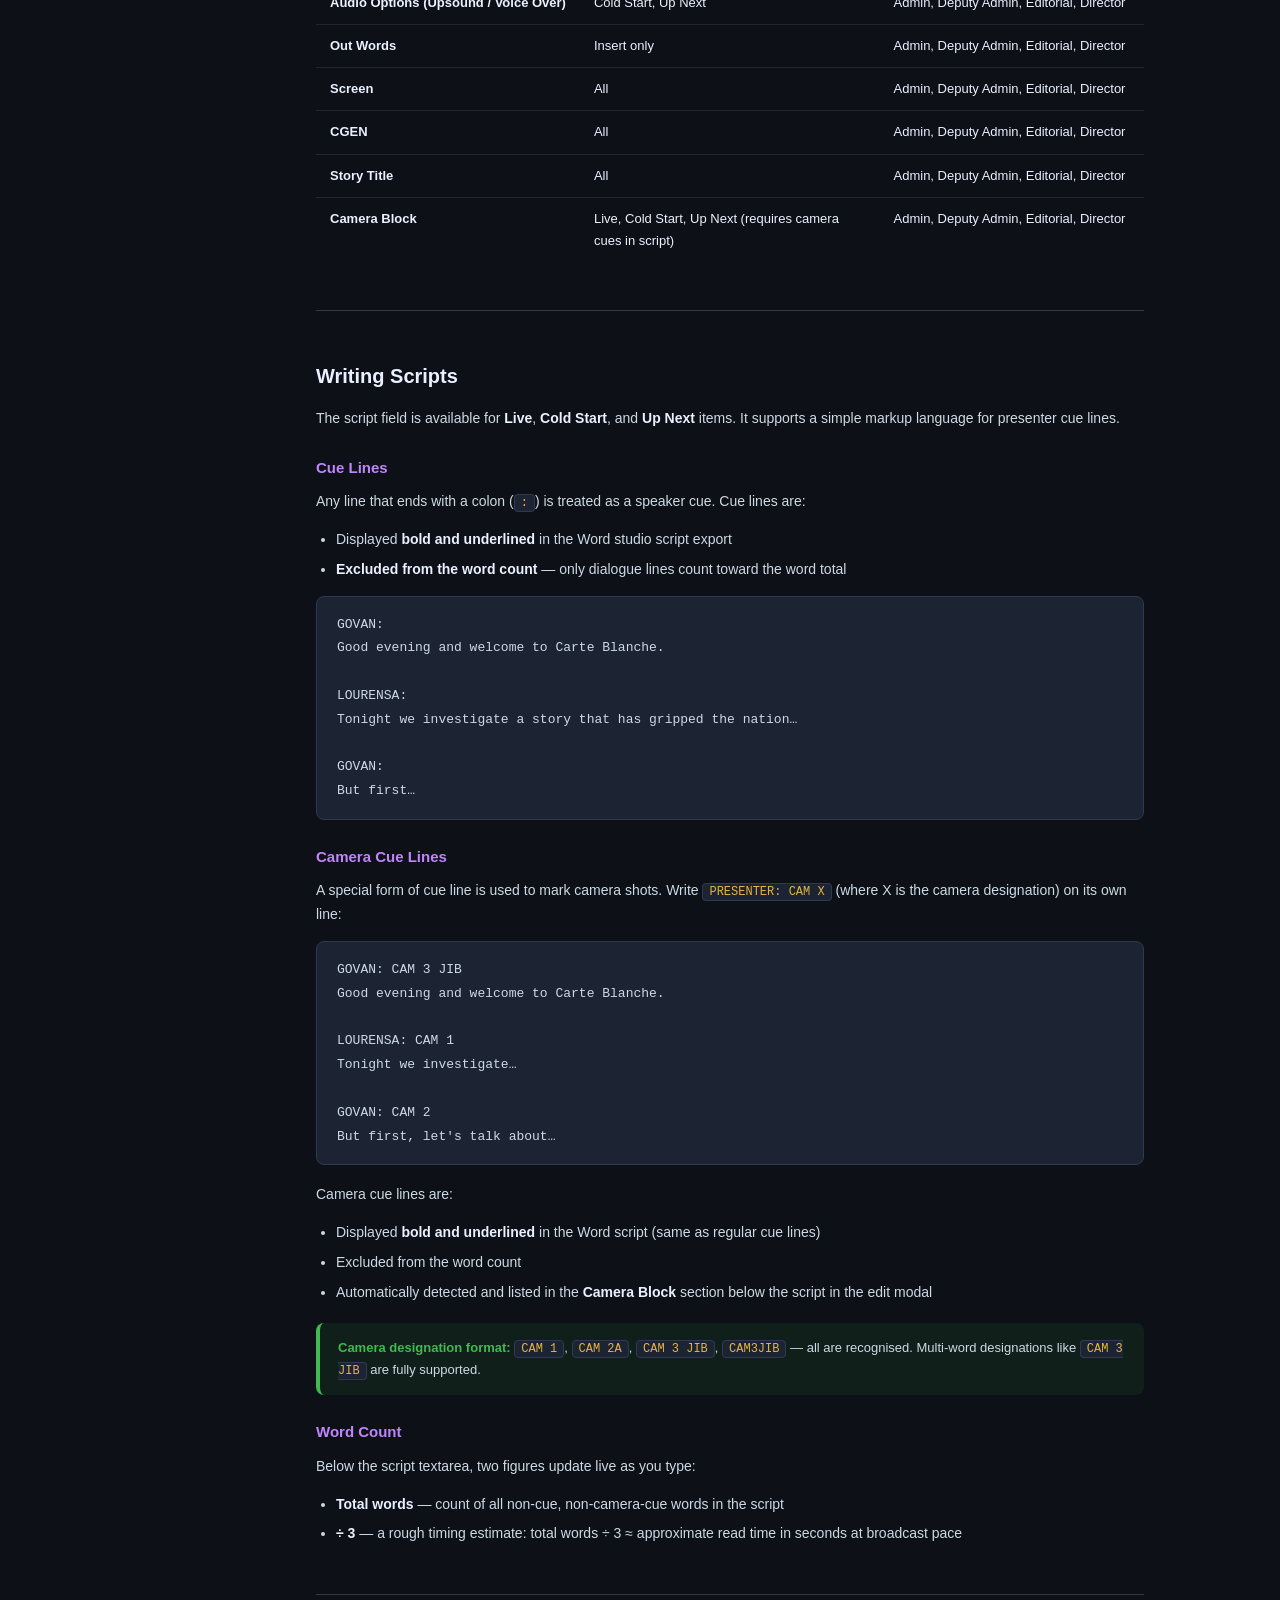
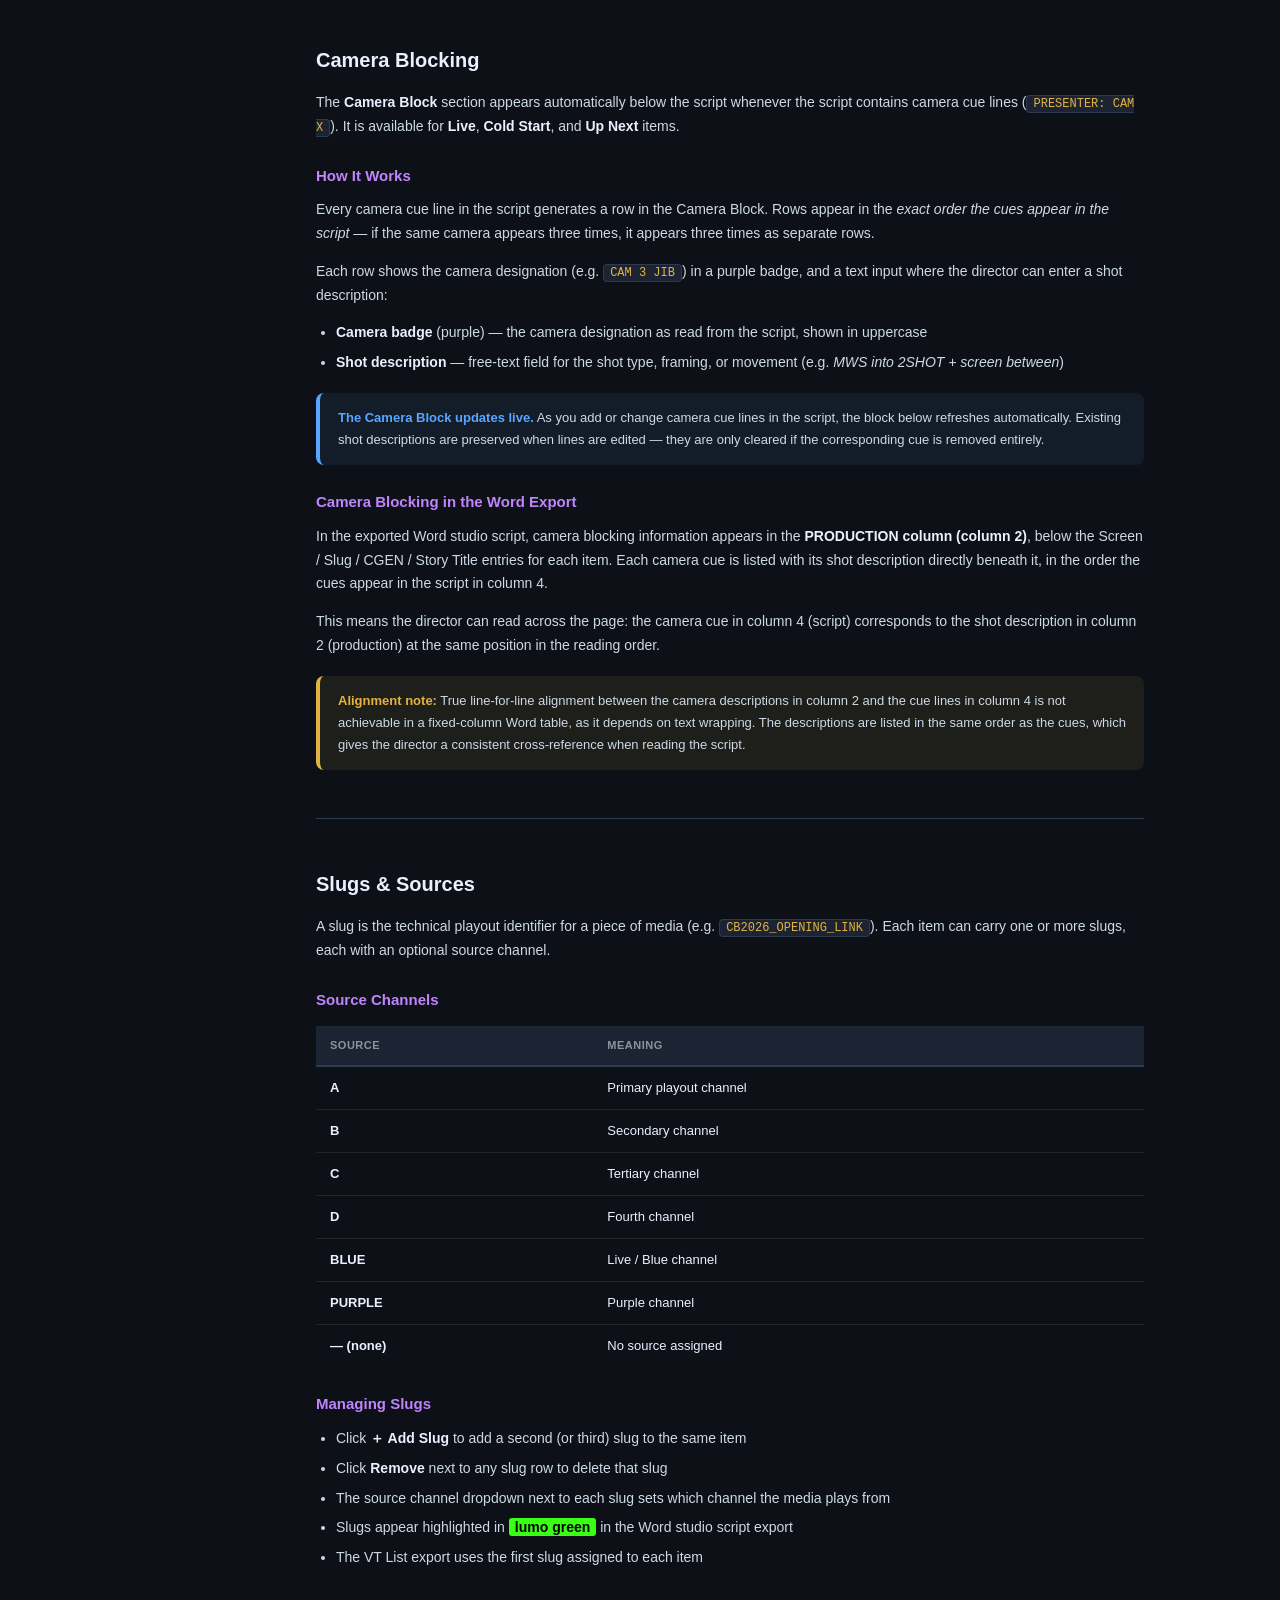
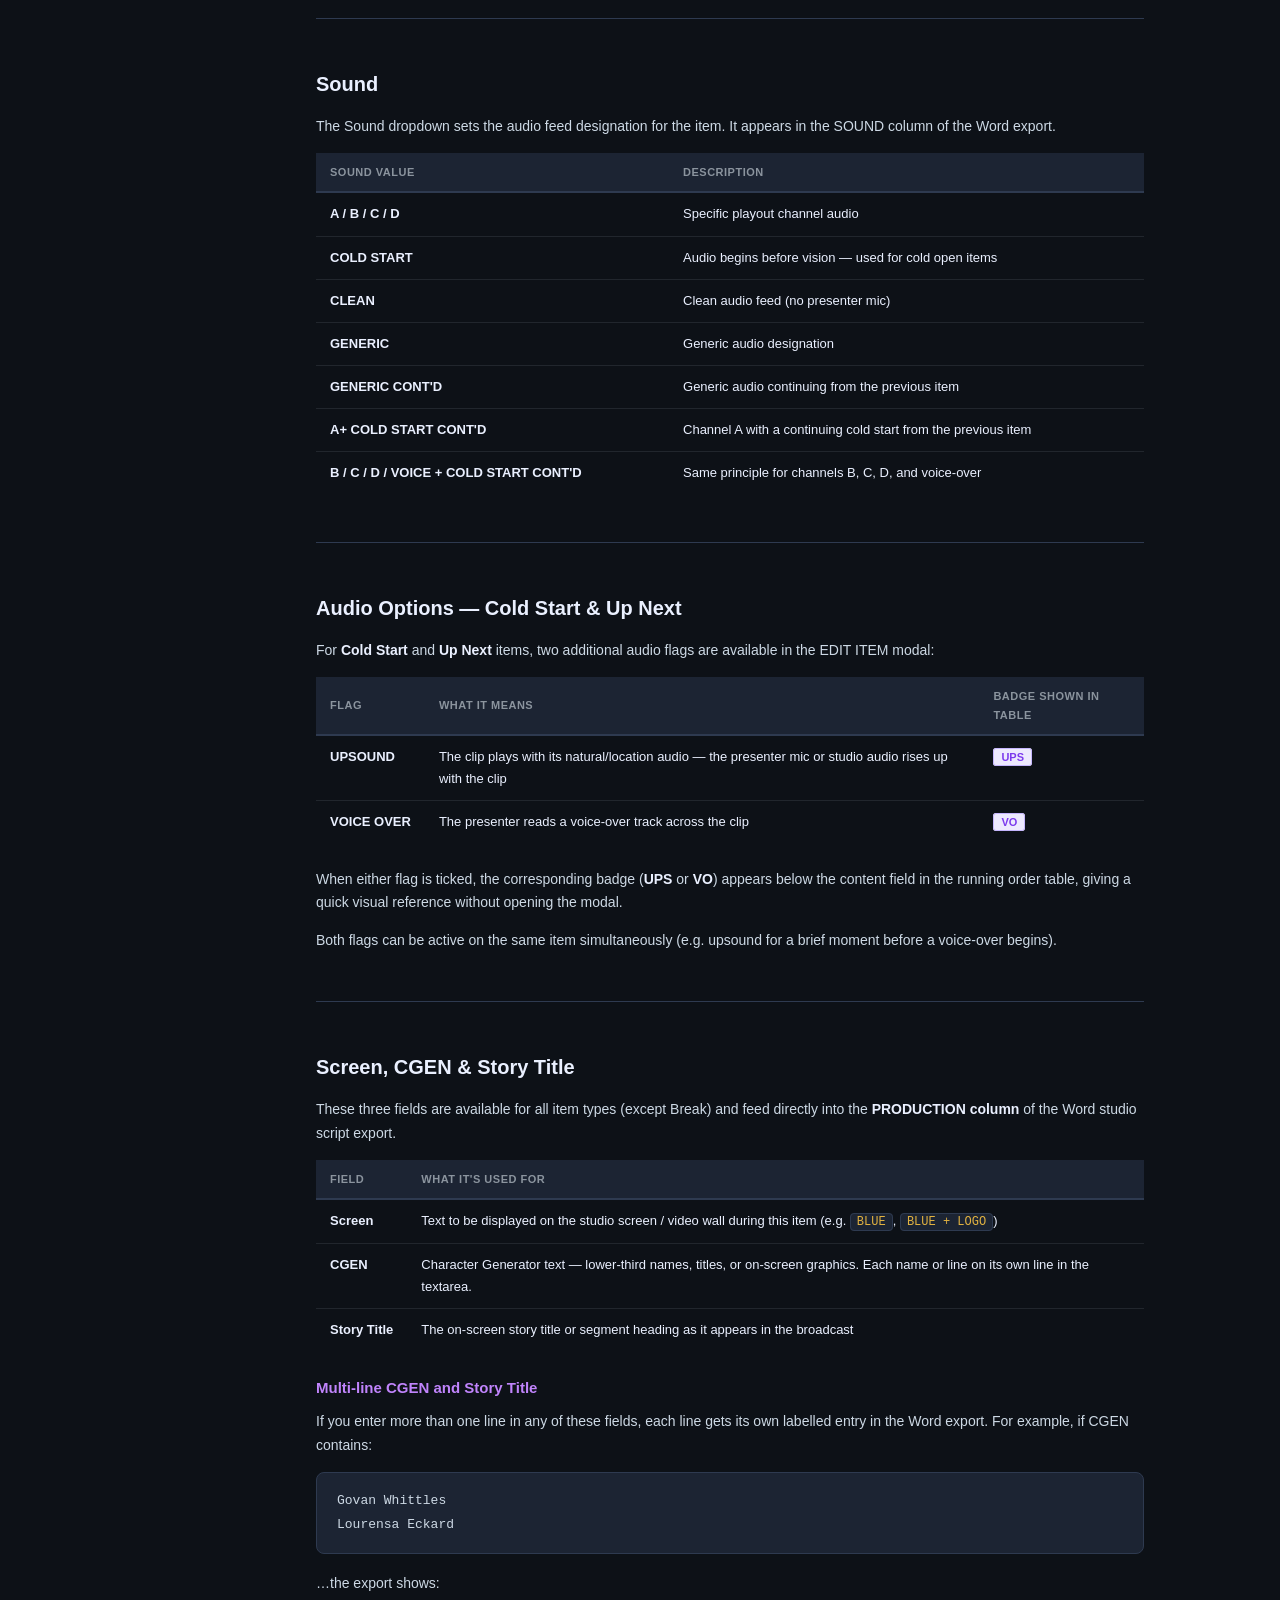
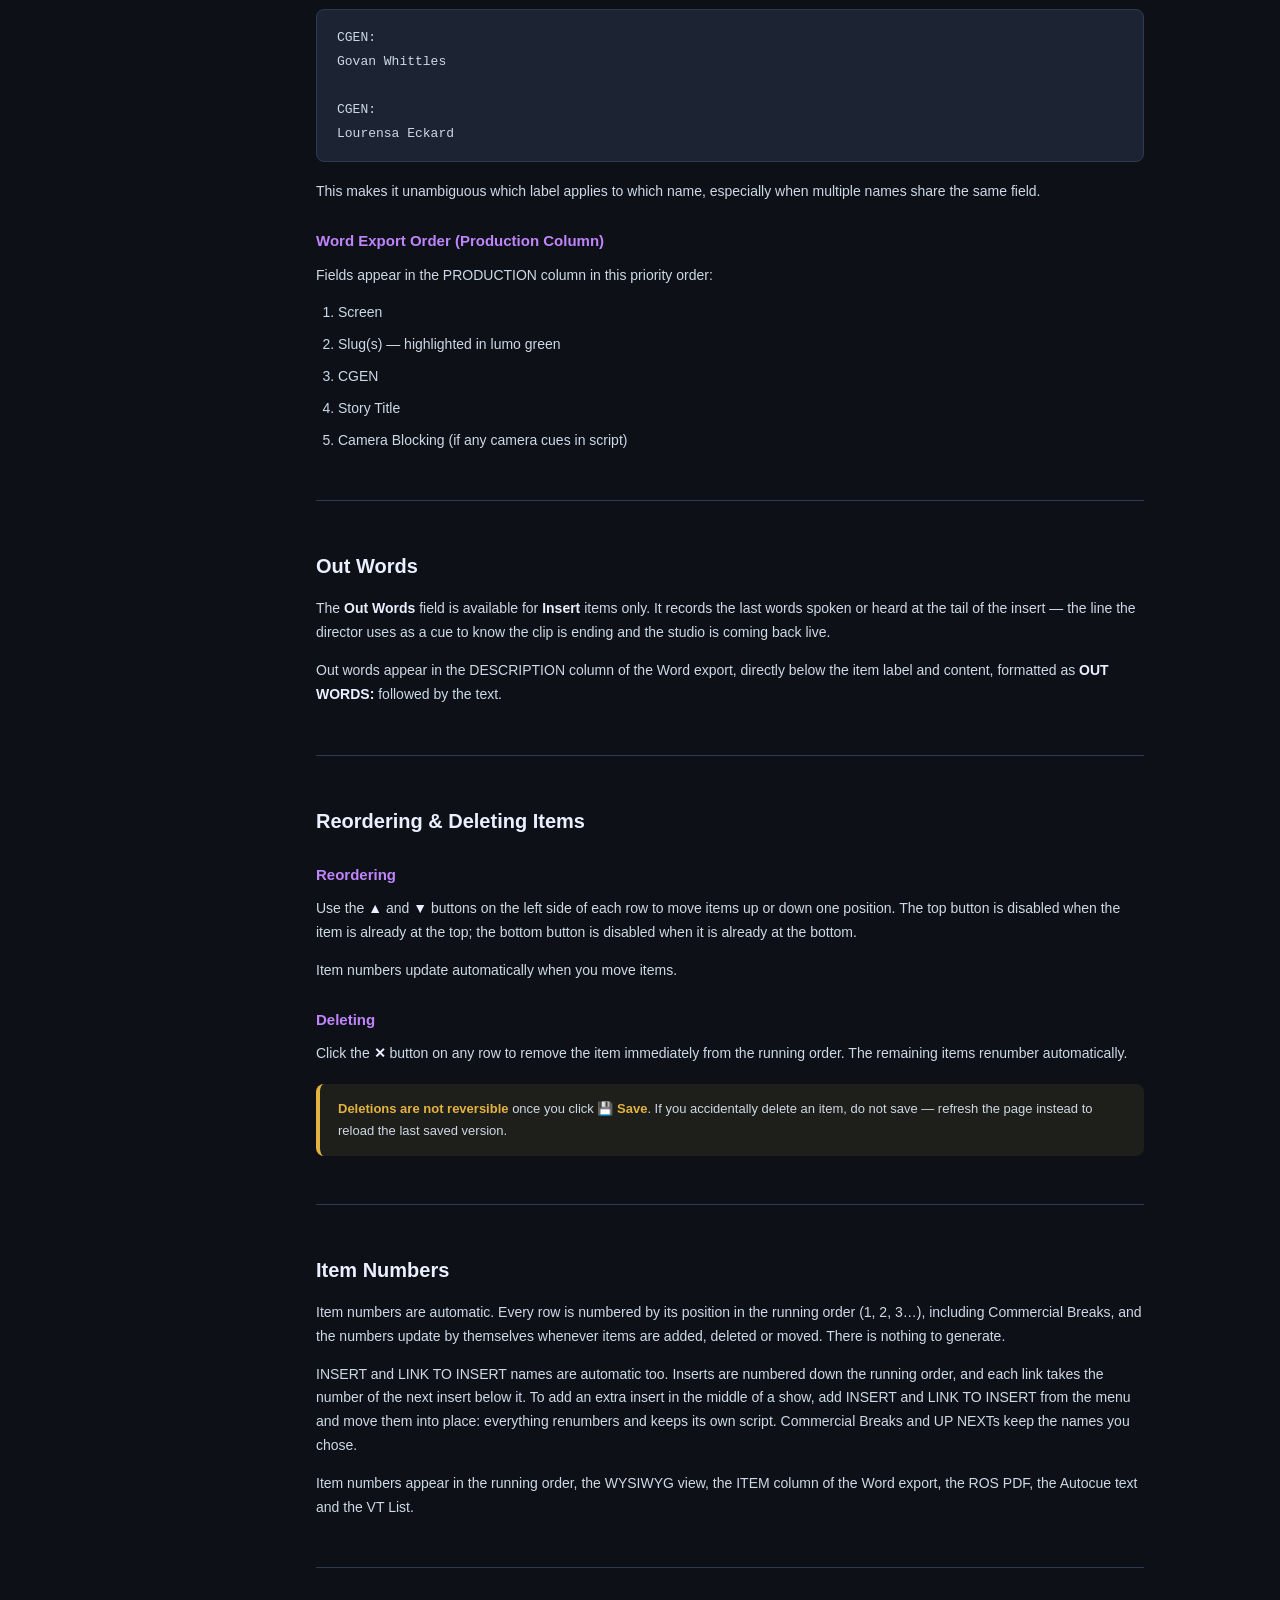
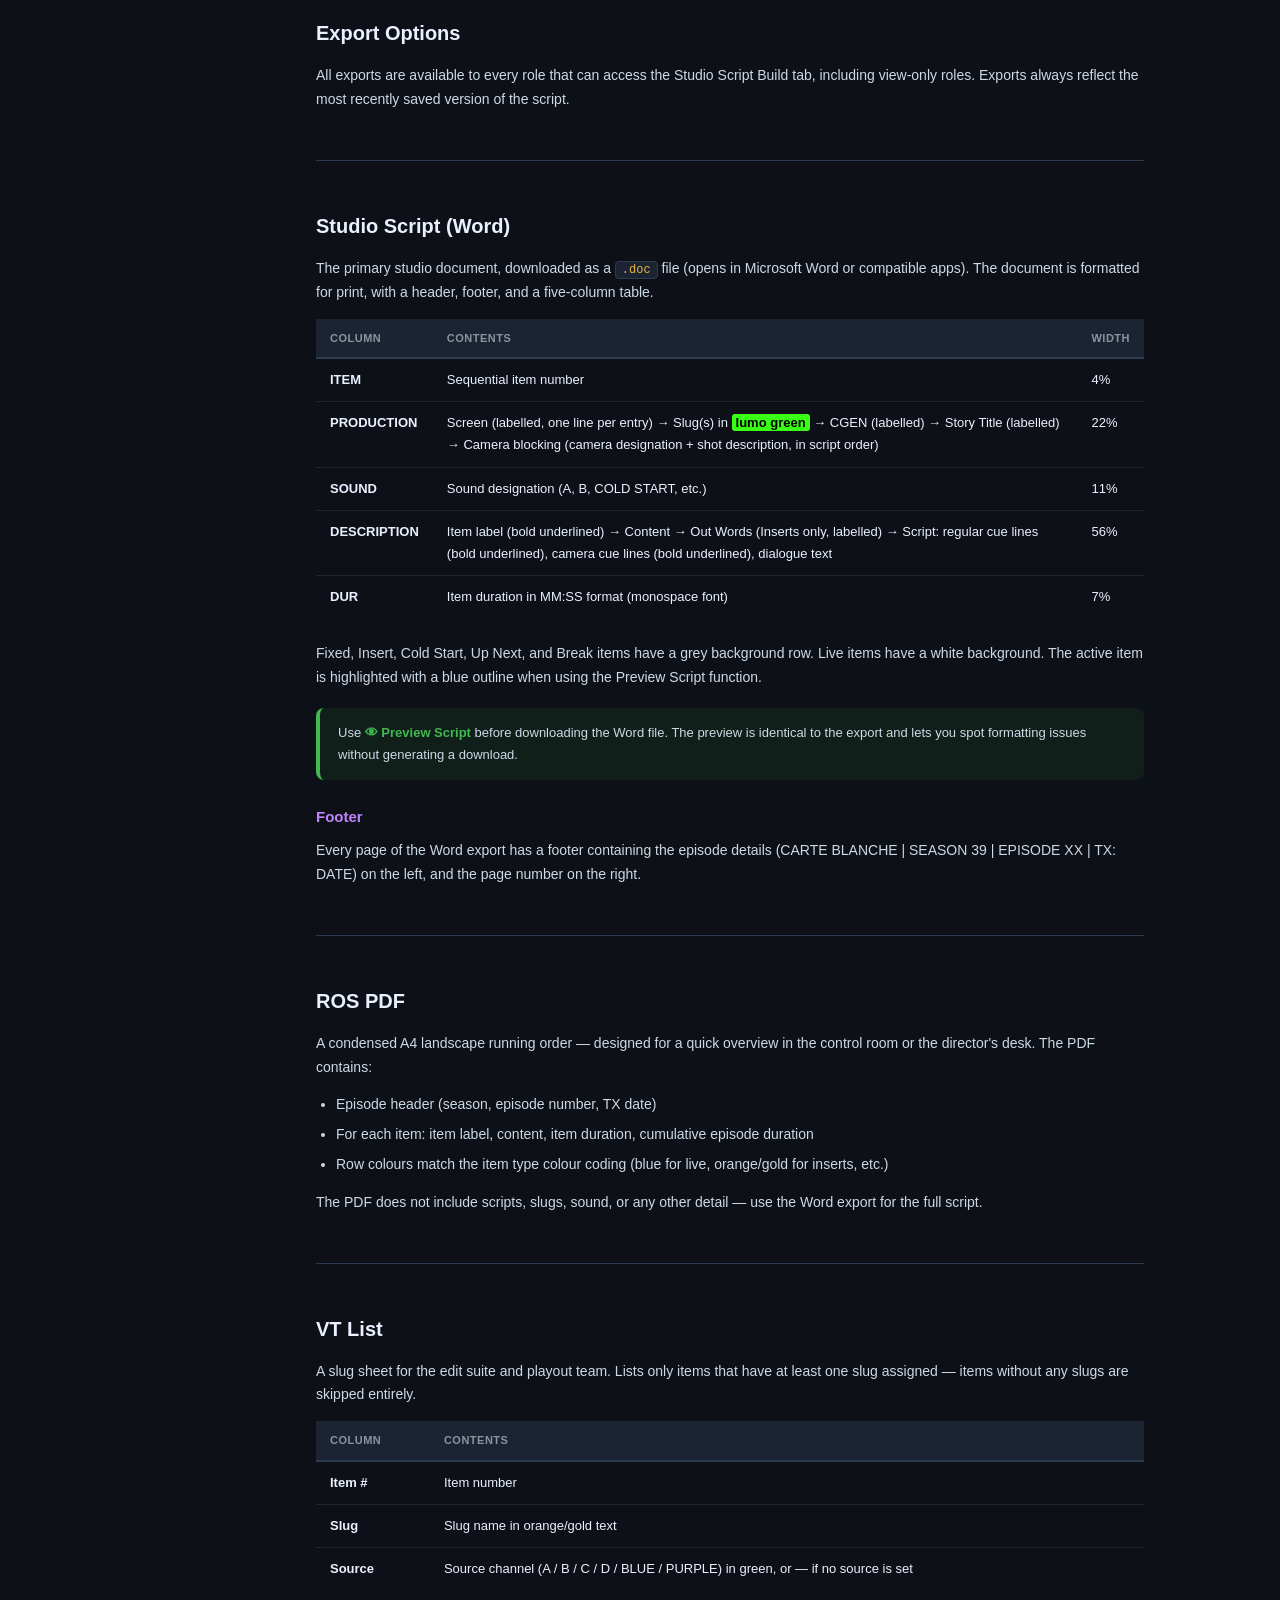
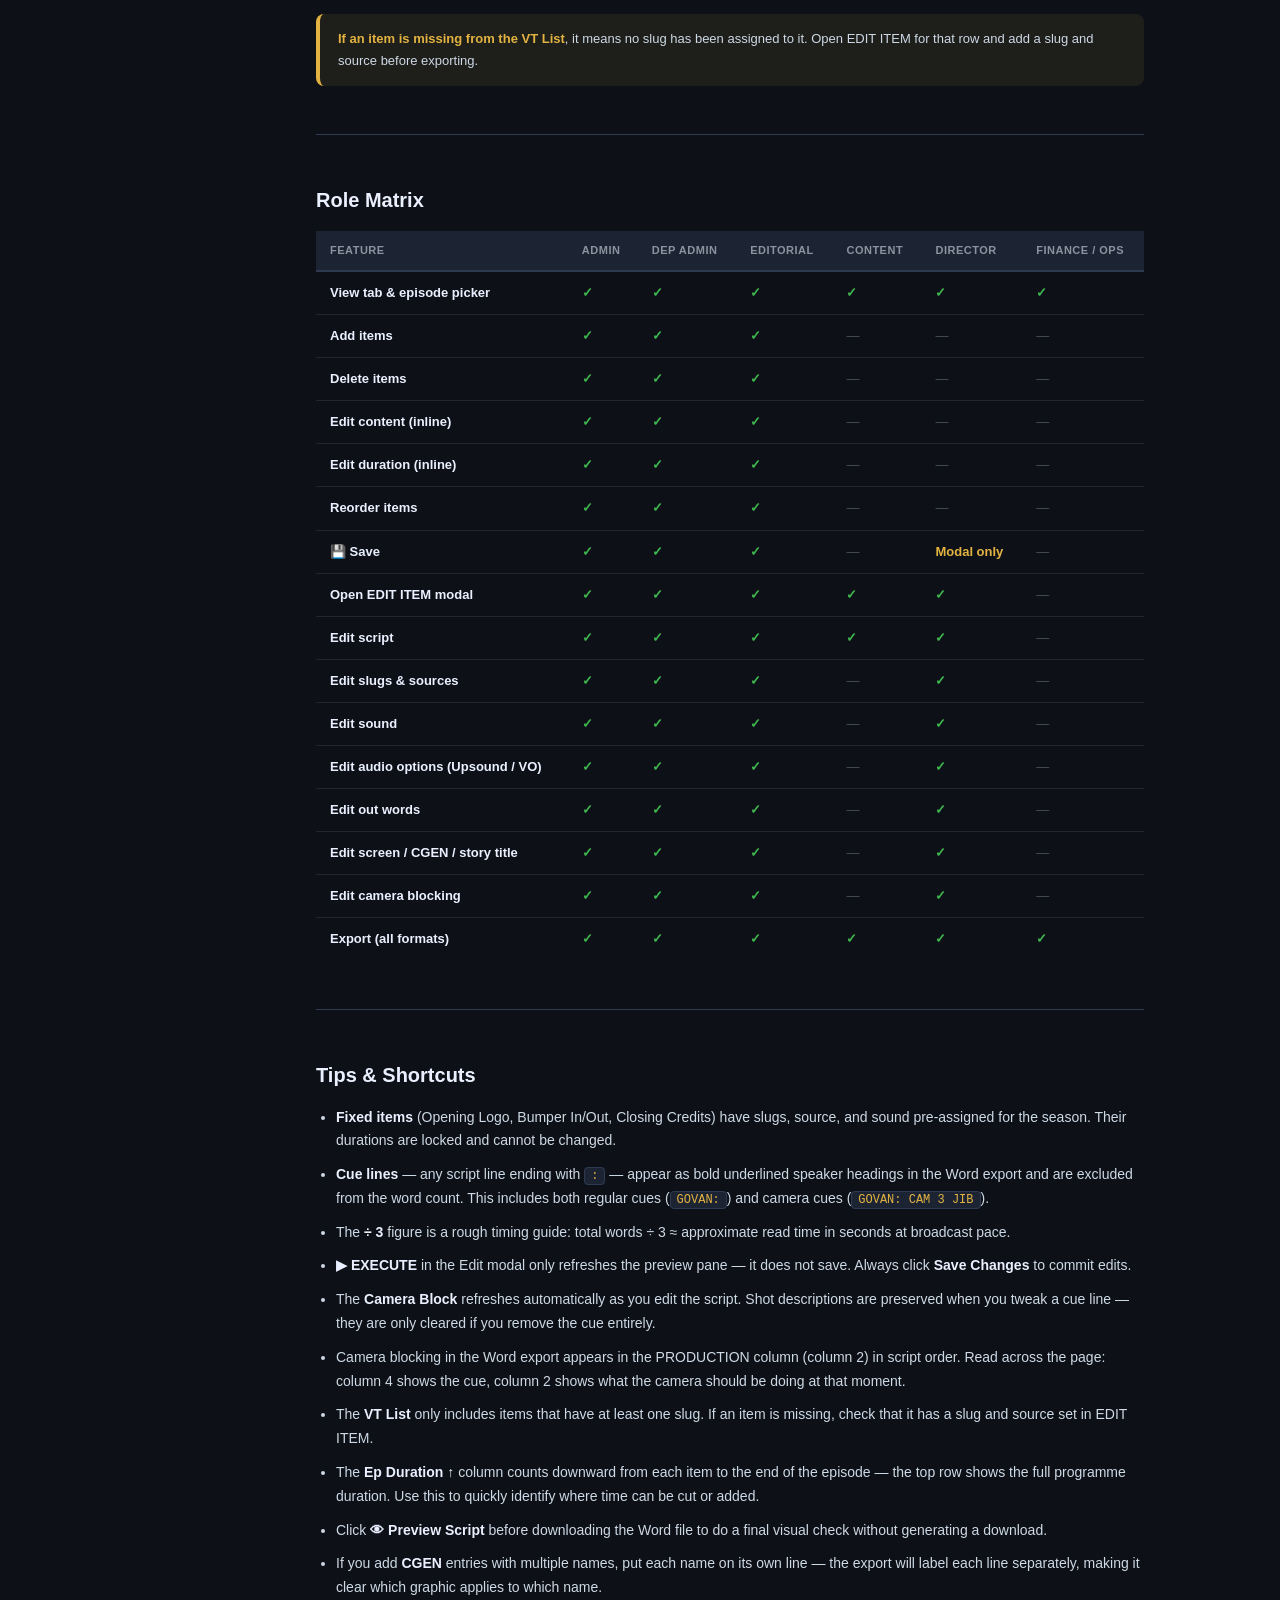
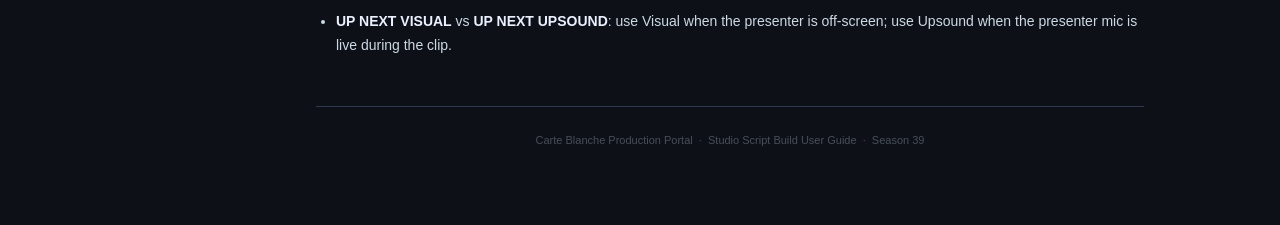
<file: studio-script-build-guide.html>
<!DOCTYPE html>
<html lang="en">
<head>
<meta charset="utf-8">
<meta name="viewport" content="width=device-width,initial-scale=1">
<title>Studio Script Build — User Guide</title>
<style>
  :root{
    --bg:#0d1117;--surface:#161b22;--surface2:#1c2433;--border:#2e3a50;
    --text:#eaf0ff;--muted:#8b949e;--dim:#484f58;
    --blue:#58a6ff;--purple:#c084fc;--green:#3fb950;--orange:#e3b341;
    --red:#f85149;--teal:#7ae8f5;
  }
  *{box-sizing:border-box;margin:0;padding:0}
  body{font-family:Arial,Helvetica,sans-serif;background:var(--bg);color:var(--text);font-size:14px;line-height:1.7}
  a{color:var(--blue);text-decoration:none}
  a:hover{text-decoration:underline}

  /* Layout */
  .page{display:flex;min-height:100vh}
  .sidebar{width:260px;flex-shrink:0;background:var(--surface);border-right:1px solid var(--border);padding:24px 0;position:sticky;top:0;height:100vh;overflow-y:auto}
  .sidebar-title{font-size:11px;font-weight:800;text-transform:uppercase;letter-spacing:.8px;color:var(--dim);padding:0 20px 10px}
  .sidebar nav a{display:block;padding:7px 20px;font-size:13px;color:var(--muted);border-left:3px solid transparent;transition:all .15s}
  .sidebar nav a:hover{color:var(--text);background:var(--surface2);text-decoration:none}
  .sidebar nav a.active{color:var(--purple);border-left-color:var(--purple);background:rgba(192,132,252,.08);font-weight:700}
  .sidebar nav .section-head{padding:14px 20px 4px;font-size:10px;font-weight:800;text-transform:uppercase;letter-spacing:.7px;color:var(--dim)}
  .main{flex:1;padding:48px 56px;max-width:940px}

  /* Typography */
  h1{font-size:28px;font-weight:900;color:var(--text);margin-bottom:6px}
  h1 span{color:var(--purple)}
  .subtitle{font-size:15px;color:var(--muted);margin-bottom:40px}
  h2{font-size:20px;font-weight:800;color:var(--text);margin:48px 0 14px;padding-top:48px;border-top:1px solid var(--border)}
  h2:first-of-type{border-top:none;padding-top:0;margin-top:0}
  h3{font-size:15px;font-weight:800;color:var(--purple);margin:24px 0 10px}
  p{margin-bottom:14px;color:#cdd9e5}
  strong{color:var(--text);font-weight:700}
  code{background:var(--surface2);border:1px solid var(--border);border-radius:4px;padding:1px 6px;font-family:'Courier New',monospace;font-size:12px;color:var(--orange)}
  pre{background:var(--surface2);border:1px solid var(--border);border-radius:8px;padding:16px 20px;margin:14px 0 18px;overflow-x:auto}
  pre code{background:none;border:none;padding:0;font-size:13px;color:#cdd9e5;line-height:1.8}

  /* Tables */
  table{width:100%;border-collapse:collapse;margin:14px 0 24px;font-size:13px}
  th{background:var(--surface2);color:var(--muted);font-size:11px;font-weight:800;text-transform:uppercase;letter-spacing:.5px;padding:10px 14px;text-align:left;border-bottom:2px solid var(--border)}
  td{padding:10px 14px;border-bottom:1px solid #21262d;vertical-align:top}
  tr:last-child td{border-bottom:none}
  td:first-child{font-weight:700;white-space:nowrap;color:var(--text)}

  /* Callouts */
  .callout{border-radius:8px;padding:14px 18px;margin:18px 0;border-left:4px solid}
  .callout.tip{background:rgba(63,185,80,.08);border-color:var(--green)}
  .callout.warn{background:rgba(227,179,65,.08);border-color:var(--orange)}
  .callout.info{background:rgba(88,166,255,.08);border-color:var(--blue)}
  .callout p{margin:0;font-size:13px}
  .callout strong{color:inherit}
  .callout.tip strong{color:var(--green)}
  .callout.warn strong{color:var(--orange)}
  .callout.info strong{color:var(--blue)}

  /* Colour chips */
  .chip{display:inline-block;padding:3px 10px;border-radius:4px;font-size:11px;font-weight:800;letter-spacing:.4px;color:#fff;margin-right:4px;vertical-align:middle}
  .chip-blue{background:#0066cc}
  .chip-orange{background:#e3b341;color:#000}
  .chip-purple{background:#6b21a8}
  .chip-green{background:#1a6b35}
  .chip-grey{background:#484f58}
  .chip-dark{background:#111}
  .chip-teal{background:#0e7490}
  .chip-red{background:#b91c1c}
  .chip-amber{background:#9a4f00}

  /* Role matrix */
  .check{color:var(--green);font-weight:900}
  .cross{color:var(--dim)}
  .partial{color:var(--orange);font-weight:700}

  /* Step list */
  ol.steps{padding-left:22px;margin:10px 0 18px}
  ol.steps li{margin-bottom:8px;color:#cdd9e5}

  ul.body-list{padding-left:20px;margin-bottom:14px;color:#cdd9e5}
  ul.body-list li{margin-bottom:6px}

  /* Responsive */
  @media(max-width:740px){
    .sidebar{display:none}
    .main{padding:24px 20px}
  }
</style>
</head>
<body>

<div class="page">

  <!-- Sidebar nav -->
  <aside class="sidebar">
    <div class="sidebar-title">Studio Script Build</div>
    <div class="sidebar-title" style="font-size:9px;margin-top:0;padding-top:0">User Guide</div>
    <nav>
      <a href="#overview">Overview</a>
      <a href="#access">Who Has Access</a>
      <a href="#episodes">Selecting an Episode</a>
      <a href="#main-view">The Main View</a>
      <div class="section-head">Item Types</div>
      <a href="#item-types">Colour Coding &amp; Types</a>
      <div class="section-head">Working with Items</div>
      <a href="#adding">Adding Items</a>
      <a href="#inline-editing">Inline Editing</a>
      <a href="#edit-modal">EDIT ITEM Modal</a>
      <a href="#script">Writing Scripts</a>
      <a href="#camera-block">Camera Blocking</a>
      <a href="#slugs">Slugs &amp; Sources</a>
      <a href="#sound">Sound</a>
      <a href="#audio-options">Audio Options (Cold Start &amp; Up Next)</a>
      <a href="#screen-cgen">Screen, CGEN &amp; Story Title</a>
      <a href="#out-words">Out Words</a>
      <a href="#reorder">Reordering &amp; Deleting</a>
      <a href="#numbers">Item Numbers</a>
      <div class="section-head">Exports</div>
      <a href="#exports">Export Options</a>
      <a href="#word">Studio Script (Word)</a>
      <a href="#pdf">ROS PDF</a>
      <a href="#vtlist">VT List</a>
      <div class="section-head">Reference</div>
      <a href="#role-matrix">Role Matrix</a>
      <a href="#tips">Tips &amp; Shortcuts</a>
    </nav>
  </aside>

  <!-- Main content -->
  <main class="main">

    <h1><span>Studio Script Build</span> — User Guide</h1>
    <p class="subtitle">Carte Blanche Production Portal &nbsp;·&nbsp; Season 39</p>

    <!-- OVERVIEW -->
    <h2 id="overview">Overview</h2>
    <p>The <strong>Studio Script Build</strong> tab is where you construct, manage, and export the complete studio running order for each episode. It replaces the traditional paper-based run of show with a live, collaborative document that feeds directly into the Word studio script, the ROS PDF, and the VT list.</p>
    <p>All changes are stored in real time to the cloud. Multiple users can view the same episode simultaneously, and the <strong>Last saved by</strong> indicator always shows who made the most recent save.</p>
    <p>The tab is accessible to Editorial, Content, Director, Finance, and Operations roles, each with different levels of access. The full breakdown is in the <a href="#role-matrix">Role Matrix</a> at the bottom of this guide.</p>

    <!-- ACCESS -->
    <h2 id="access">Who Has Access</h2>
    <table>
      <thead><tr><th>Role</th><th>What they can do</th></tr></thead>
      <tbody>
        <tr><td>Admin / Deputy Admin / Editorial</td><td>Full access — add, edit, delete, reorder, number, and save items. All modal fields editable.</td></tr>
        <tr><td>Content</td><td>Script text only — can open EDIT ITEM and edit the script field; cannot change slugs, sound, screen, CGEN, story title, durations, or item order.</td></tr>
        <tr><td>Director</td><td>Full modal edit — can open EDIT ITEM and edit all fields (script, slugs, sound, screen, CGEN, story title, camera block). Cannot add, delete, reorder items, or change durations on the landing page.</td></tr>
        <tr><td>Finance / Operations</td><td>View only — can see the episode and run all exports, but cannot edit anything.</td></tr>
      </tbody>
    </table>

    <!-- EPISODES -->
    <h2 id="episodes">Selecting an Episode</h2>
    <p>When you open the Studio Script Build tab you land on the <strong>episode picker</strong>. Each tile shows the episode code (e.g. <strong>S39 EP 09</strong>), broadcast date, and a <strong>HAS RUN OF SHOW</strong> badge in green if a script has already been saved for that episode. Past broadcast episodes show a red "Broadcast" label.</p>
    <p>Click any tile to open that episode. Once inside, the <strong>◀ Episodes</strong> button in the top-left returns you to the picker at any time without losing any saved data.</p>

    <!-- MAIN VIEW -->
    <h2 id="main-view">The Main View</h2>

    <h3>Header Bar</h3>
    <table>
      <thead><tr><th>Element</th><th>Description</th></tr></thead>
      <tbody>
        <tr><td>◀ Episodes</td><td>Return to the episode picker</td></tr>
        <tr><td>Episode code (e.g. S39 EP 09)</td><td>Confirms which episode you are editing</td></tr>
        <tr><td>Broadcast date</td><td>Pulled automatically from the Episode Register</td></tr>
        <tr><td>Last saved by</td><td>Shows the name of the last person to save and the timestamp. Displays "Not yet saved" if no save has been made.</td></tr>
        <tr><td>Total Duration (purple, top right)</td><td>Running total of all item durations in the episode, updated live as you type durations</td></tr>
      </tbody>
    </table>

    <h3>Export &amp; Action Buttons (top right)</h3>
    <table>
      <thead><tr><th>Button</th><th>What it does</th></tr></thead>
      <tbody>
        <tr><td>⬇ ROS PDF</td><td>Opens a printable A4 landscape running order — item label, content, item duration, cumulative episode duration. Colour-coded rows matching item type.</td></tr>
        <tr><td>👁 Preview Script</td><td>Opens a browser window showing exactly how the Word studio script will look, without downloading anything. Useful for a final check before exporting.</td></tr>
        <tr><td>⬇ Studio Script (Word)</td><td>Downloads a <code>.doc</code> Word file of the full studio script, ready to print or distribute.</td></tr>
        <tr><td>⬇ VT List</td><td>Prints a slug sheet listing every item that has a slug assigned, with its source channel.</td></tr>
        <tr><td>💾 Save</td><td>Commits all pending changes to the database and updates the "Last saved by" timestamp.</td></tr>
        <tr><td>? Guide</td><td>Opens this user guide in a new browser tab.</td></tr>
      </tbody>
    </table>

    <div class="callout warn">
      <p><strong>Important:</strong> Inline edits to Content and Duration fields are held in memory until you click <strong>💾 Save</strong>. Do not close or reload the tab without saving first.</p>
    </div>

    <h3>Running Order Table Columns</h3>
    <table>
      <thead><tr><th>Column</th><th>Description</th></tr></thead>
      <tbody>
        <tr><td>▲ ▼ ✕</td><td>Move item up, move item down, delete item. Shown only to Admin/Editorial roles.</td></tr>
        <tr><td>Item</td><td>Item number, type badge (LIVE / INSERT / COLD START / UP NEXT), and item label.</td></tr>
        <tr><td>Slug</td><td>All slugs assigned to this item, shown in gold text.</td></tr>
        <tr><td>Content</td><td>Editable free-text field. Click directly in the table to type. Also shows UPSOUND (UPS) and VOICE OVER (VO) badges for Cold Start and Up Next items where applicable.</td></tr>
        <tr><td>Item Duration</td><td>Editable time field — click and type directly. Format: <code>M:SS</code> or <code>H:MM:SS</code>. Updates the cumulative column instantly.</td></tr>
        <tr><td>Ep Duration ↑</td><td>Cumulative running time from this item downward to the end of the episode. The top row always shows the total episode duration. Helps you identify where time needs to be trimmed.</td></tr>
        <tr><td>✎ EDIT ITEM</td><td>Opens the full edit modal for script, slugs, sound, screen, CGEN, story title, camera block, and more.</td></tr>
      </tbody>
    </table>

    <!-- ITEM TYPES -->
    <h2 id="item-types">Item Types &amp; Colour Coding</h2>
    <p>Every item has a type that determines its colour throughout the table and all exports. The type also controls which fields are available in the EDIT ITEM modal.</p>

    <table>
      <thead><tr><th>Colour</th><th>Type</th><th>Available items</th><th>Special fields in modal</th></tr></thead>
      <tbody>
        <tr>
          <td><span class="chip chip-blue">LIVE</span></td>
          <td>Live / Link</td>
          <td>Opening Link (With Show Opener), Cold Start 2, Link to Insert (numbered automatically), Link to Break, Link to Interview, Studio Interview, Closing Link</td>
          <td>Script, Slugs, Sound</td>
        </tr>
        <tr>
          <td><span class="chip chip-orange">INSERT</span></td>
          <td>Insert</td>
          <td>Insert (numbered automatically)</td>
          <td>Slugs, Sound, <strong>Out Words</strong></td>
        </tr>
        <tr>
          <td><span class="chip chip-purple">COLD START</span></td>
          <td>Cold Start</td>
          <td>Cold Start Clip 1–8</td>
          <td>Script, Slugs, Sound, <strong>Audio Options (Upsound / Voice Over)</strong></td>
        </tr>
        <tr>
          <td><span class="chip chip-green">UP NEXT</span></td>
          <td>Up Next</td>
          <td>Up Next Visual 1–8 (no audio from presenter), Up Next Upsound 1–8 (presenter audio with clip)</td>
          <td>Script, Slugs, Sound, <strong>Audio Options (Upsound / Voice Over)</strong></td>
        </tr>
        <tr>
          <td><span class="chip chip-grey">FIXED</span></td>
          <td>Fixed</td>
          <td>Carte Blanche Opening Logo (0:00:30), Bumper Out (0:00:03), Bumper In (0:00:03), Closing Credits (0:00:30)</td>
          <td>Pre-assigned slug, source &amp; sound. Duration locked — cannot be changed.</td>
        </tr>
        <tr>
          <td><span class="chip chip-dark">BREAK</span></td>
          <td>Break</td>
          <td>Commercial Break 1–6</td>
          <td>No editable fields. Counted in the item numbering like every other row.</td>
        </tr>
      </tbody>
    </table>

    <div class="callout info">
      <p><strong>UP NEXT VISUAL vs UP NEXT UPSOUND:</strong> Use <strong>Visual</strong> when the presenter is off-screen and the clip plays with its own audio (no presenter mic). Use <strong>Upsound</strong> when the presenter is on screen or mic-open while the clip plays underneath.</p>
    </div>

    <!-- ADDING ITEMS -->
    <h2 id="adding">Adding Items</h2>
    <p>The <strong>Add Item</strong> panel sits on the right side of the screen. It is visible only to Admin, Deputy Admin, and Editorial roles.</p>
    <ol class="steps">
      <li>Select an item type from the dropdown. Items are grouped by category: Fixed, Live, Insert, Cold Start, Up Next, Break.</li>
      <li>Click <strong>+ Add Item</strong>. The new item is appended to the bottom of the running order.</li>
      <li>Click <strong>💾 Save</strong> to commit the addition to the database.</li>
    </ol>

    <div class="callout tip">
      <p><strong>Fixed items</strong> (Opening Logo, Bumper In/Out) are pre-loaded with their slug, source channel, and sound already set for the season. You do not need to edit them unless the season slug changes.</p>
    </div>

    <!-- INLINE EDITING -->
    <h2 id="inline-editing">Inline Editing</h2>
    <p>The <strong>Content</strong> and <strong>Duration</strong> fields can be edited directly in the running order table — no need to open the modal.</p>
    <ul class="body-list">
      <li><strong>Content</strong> — click any content cell and type. Use this for the story name, insert title, or any short description visible in the ROS PDF.</li>
      <li><strong>Duration</strong> — click the duration cell and enter the time as <code>M:SS</code> (e.g. <code>3:45</code>) or <code>H:MM:SS</code> (e.g. <code>1:02:30</code>). The cumulative Ep Duration column updates immediately as you type.</li>
    </ul>
    <div class="callout info">
      <p><strong>Note:</strong> Inline changes are not saved to the database until you click <strong>💾 Save</strong>.</p>
    </div>

    <!-- EDIT ITEM MODAL -->
    <h2 id="edit-modal">The EDIT ITEM Modal</h2>
    <p>Click <strong>✎ EDIT ITEM</strong> on any row to open the full edit modal. The modal header shows the item type badge, item number, item label, and episode code so you always know exactly which item you are editing.</p>
    <p>The modal is split into two panels:</p>

    <h3>Left Panel — Live Preview</h3>
    <p>Displays the item exactly as it will appear in the exported Word studio script, scaled to fit the panel. The active item is highlighted with a blue outline, and you can scroll within the preview to see the surrounding items for context.</p>
    <p>Click <strong>▶ EXECUTE</strong> to refresh the preview with any edits you have made in the right panel. You can edit, execute, and review as many times as you like before saving.</p>

    <div class="callout tip">
      <p><strong>EXECUTE does not save.</strong> It only updates the preview pane. You must click <strong>Save Changes</strong> (bottom right of the modal) to commit your edits to the database.</p>
    </div>

    <h3>Right Panel — Edit Fields</h3>
    <p>The fields shown depend on the item type and your role. The table below summarises all available fields:</p>
    <table>
      <thead><tr><th>Field</th><th>Shown for item types</th><th>Roles that can edit</th></tr></thead>
      <tbody>
        <tr><td>Script</td><td>Live, Cold Start, Up Next</td><td>Admin, Deputy Admin, Editorial, Content, Director</td></tr>
        <tr><td>Slugs &amp; Sources</td><td>All except Break</td><td>Admin, Deputy Admin, Editorial, Director</td></tr>
        <tr><td>Sound</td><td>All except Break</td><td>Admin, Deputy Admin, Editorial, Director</td></tr>
        <tr><td>Audio Options (Upsound / Voice Over)</td><td>Cold Start, Up Next</td><td>Admin, Deputy Admin, Editorial, Director</td></tr>
        <tr><td>Out Words</td><td>Insert only</td><td>Admin, Deputy Admin, Editorial, Director</td></tr>
        <tr><td>Screen</td><td>All</td><td>Admin, Deputy Admin, Editorial, Director</td></tr>
        <tr><td>CGEN</td><td>All</td><td>Admin, Deputy Admin, Editorial, Director</td></tr>
        <tr><td>Story Title</td><td>All</td><td>Admin, Deputy Admin, Editorial, Director</td></tr>
        <tr><td>Camera Block</td><td>Live, Cold Start, Up Next (requires camera cues in script)</td><td>Admin, Deputy Admin, Editorial, Director</td></tr>
      </tbody>
    </table>

    <!-- SCRIPT -->
    <h2 id="script">Writing Scripts</h2>
    <p>The script field is available for <strong>Live</strong>, <strong>Cold Start</strong>, and <strong>Up Next</strong> items. It supports a simple markup language for presenter cue lines.</p>

    <h3>Cue Lines</h3>
    <p>Any line that ends with a colon (<code>:</code>) is treated as a speaker cue. Cue lines are:</p>
    <ul class="body-list">
      <li>Displayed <strong>bold and underlined</strong> in the Word studio script export</li>
      <li><strong>Excluded from the word count</strong> — only dialogue lines count toward the word total</li>
    </ul>

    <pre><code>GOVAN:
Good evening and welcome to Carte Blanche.

LOURENSA:
Tonight we investigate a story that has gripped the nation…

GOVAN:
But first…</code></pre>

    <h3>Camera Cue Lines</h3>
    <p>A special form of cue line is used to mark camera shots. Write <code>PRESENTER: CAM X</code> (where X is the camera designation) on its own line:</p>

    <pre><code>GOVAN: CAM 3 JIB
Good evening and welcome to Carte Blanche.

LOURENSA: CAM 1
Tonight we investigate…

GOVAN: CAM 2
But first, let's talk about…</code></pre>

    <p>Camera cue lines are:</p>
    <ul class="body-list">
      <li>Displayed <strong>bold and underlined</strong> in the Word script (same as regular cue lines)</li>
      <li>Excluded from the word count</li>
      <li>Automatically detected and listed in the <strong>Camera Block</strong> section below the script in the edit modal</li>
    </ul>

    <div class="callout tip">
      <p><strong>Camera designation format:</strong> <code>CAM 1</code>, <code>CAM 2A</code>, <code>CAM 3 JIB</code>, <code>CAM3JIB</code> — all are recognised. Multi-word designations like <code>CAM 3 JIB</code> are fully supported.</p>
    </div>

    <h3>Word Count</h3>
    <p>Below the script textarea, two figures update live as you type:</p>
    <ul class="body-list">
      <li><strong>Total words</strong> — count of all non-cue, non-camera-cue words in the script</li>
      <li><strong>÷ 3</strong> — a rough timing estimate: total words ÷ 3 ≈ approximate read time in seconds at broadcast pace</li>
    </ul>

    <!-- CAMERA BLOCKING -->
    <h2 id="camera-block">Camera Blocking</h2>
    <p>The <strong>Camera Block</strong> section appears automatically below the script whenever the script contains camera cue lines (<code>PRESENTER: CAM X</code>). It is available for <strong>Live</strong>, <strong>Cold Start</strong>, and <strong>Up Next</strong> items.</p>

    <h3>How It Works</h3>
    <p>Every camera cue line in the script generates a row in the Camera Block. Rows appear in the <em>exact order the cues appear in the script</em> — if the same camera appears three times, it appears three times as separate rows.</p>
    <p>Each row shows the camera designation (e.g. <code>CAM 3 JIB</code>) in a purple badge, and a text input where the director can enter a shot description:</p>
    <ul class="body-list">
      <li><strong>Camera badge</strong> (purple) — the camera designation as read from the script, shown in uppercase</li>
      <li><strong>Shot description</strong> — free-text field for the shot type, framing, or movement (e.g. <em>MWS into 2SHOT + screen between</em>)</li>
    </ul>

    <div class="callout info">
      <p><strong>The Camera Block updates live.</strong> As you add or change camera cue lines in the script, the block below refreshes automatically. Existing shot descriptions are preserved when lines are edited — they are only cleared if the corresponding cue is removed entirely.</p>
    </div>

    <h3>Camera Blocking in the Word Export</h3>
    <p>In the exported Word studio script, camera blocking information appears in the <strong>PRODUCTION column (column 2)</strong>, below the Screen / Slug / CGEN / Story Title entries for each item. Each camera cue is listed with its shot description directly beneath it, in the order the cues appear in the script in column 4.</p>
    <p>This means the director can read across the page: the camera cue in column 4 (script) corresponds to the shot description in column 2 (production) at the same position in the reading order.</p>

    <div class="callout warn">
      <p><strong>Alignment note:</strong> True line-for-line alignment between the camera descriptions in column 2 and the cue lines in column 4 is not achievable in a fixed-column Word table, as it depends on text wrapping. The descriptions are listed in the same order as the cues, which gives the director a consistent cross-reference when reading the script.</p>
    </div>

    <!-- SLUGS -->
    <h2 id="slugs">Slugs &amp; Sources</h2>
    <p>A slug is the technical playout identifier for a piece of media (e.g. <code>CB2026_OPENING_LINK</code>). Each item can carry one or more slugs, each with an optional source channel.</p>

    <h3>Source Channels</h3>
    <table>
      <thead><tr><th>Source</th><th>Meaning</th></tr></thead>
      <tbody>
        <tr><td>A</td><td>Primary playout channel</td></tr>
        <tr><td>B</td><td>Secondary channel</td></tr>
        <tr><td>C</td><td>Tertiary channel</td></tr>
        <tr><td>D</td><td>Fourth channel</td></tr>
        <tr><td>BLUE</td><td>Live / Blue channel</td></tr>
        <tr><td>PURPLE</td><td>Purple channel</td></tr>
        <tr><td>— (none)</td><td>No source assigned</td></tr>
      </tbody>
    </table>

    <h3>Managing Slugs</h3>
    <ul class="body-list">
      <li>Click <strong>＋ Add Slug</strong> to add a second (or third) slug to the same item</li>
      <li>Click <strong>Remove</strong> next to any slug row to delete that slug</li>
      <li>The source channel dropdown next to each slug sets which channel the media plays from</li>
      <li>Slugs appear highlighted in <strong style="background:#39FF14;color:#000;padding:1px 6px;border-radius:3px">lumo green</strong> in the Word studio script export</li>
      <li>The VT List export uses the first slug assigned to each item</li>
    </ul>

    <!-- SOUND -->
    <h2 id="sound">Sound</h2>
    <p>The Sound dropdown sets the audio feed designation for the item. It appears in the SOUND column of the Word export.</p>
    <table>
      <thead><tr><th>Sound value</th><th>Description</th></tr></thead>
      <tbody>
        <tr><td>A / B / C / D</td><td>Specific playout channel audio</td></tr>
        <tr><td>COLD START</td><td>Audio begins before vision — used for cold open items</td></tr>
        <tr><td>CLEAN</td><td>Clean audio feed (no presenter mic)</td></tr>
        <tr><td>GENERIC</td><td>Generic audio designation</td></tr>
        <tr><td>GENERIC CONT'D</td><td>Generic audio continuing from the previous item</td></tr>
        <tr><td>A+ COLD START CONT'D</td><td>Channel A with a continuing cold start from the previous item</td></tr>
        <tr><td>B / C / D / VOICE + COLD START CONT'D</td><td>Same principle for channels B, C, D, and voice-over</td></tr>
      </tbody>
    </table>

    <!-- AUDIO OPTIONS -->
    <h2 id="audio-options">Audio Options — Cold Start &amp; Up Next</h2>
    <p>For <strong>Cold Start</strong> and <strong>Up Next</strong> items, two additional audio flags are available in the EDIT ITEM modal:</p>
    <table>
      <thead><tr><th>Flag</th><th>What it means</th><th>Badge shown in table</th></tr></thead>
      <tbody>
        <tr><td>UPSOUND</td><td>The clip plays with its natural/location audio — the presenter mic or studio audio rises up with the clip</td><td><span style="font-size:11px;font-weight:800;background:#ede9fe;color:#7c3aed;padding:2px 7px;border-radius:3px;border:1px solid #c4b5fd">UPS</span></td></tr>
        <tr><td>VOICE OVER</td><td>The presenter reads a voice-over track across the clip</td><td><span style="font-size:11px;font-weight:800;background:#ede9fe;color:#7c3aed;padding:2px 7px;border-radius:3px;border:1px solid #c4b5fd">VO</span></td></tr>
      </tbody>
    </table>
    <p>When either flag is ticked, the corresponding badge (<strong>UPS</strong> or <strong>VO</strong>) appears below the content field in the running order table, giving a quick visual reference without opening the modal.</p>
    <p>Both flags can be active on the same item simultaneously (e.g. upsound for a brief moment before a voice-over begins).</p>

    <!-- SCREEN, CGEN & STORY TITLE -->
    <h2 id="screen-cgen">Screen, CGEN &amp; Story Title</h2>
    <p>These three fields are available for all item types (except Break) and feed directly into the <strong>PRODUCTION column</strong> of the Word studio script export.</p>
    <table>
      <thead><tr><th>Field</th><th>What it's used for</th></tr></thead>
      <tbody>
        <tr><td>Screen</td><td>Text to be displayed on the studio screen / video wall during this item (e.g. <code>BLUE</code>, <code>BLUE + LOGO</code>)</td></tr>
        <tr><td>CGEN</td><td>Character Generator text — lower-third names, titles, or on-screen graphics. Each name or line on its own line in the textarea.</td></tr>
        <tr><td>Story Title</td><td>The on-screen story title or segment heading as it appears in the broadcast</td></tr>
      </tbody>
    </table>

    <h3>Multi-line CGEN and Story Title</h3>
    <p>If you enter more than one line in any of these fields, each line gets its own labelled entry in the Word export. For example, if CGEN contains:</p>
    <pre><code>Govan Whittles
Lourensa Eckard</code></pre>
    <p>…the export shows:</p>
    <pre><code>CGEN:
Govan Whittles

CGEN:
Lourensa Eckard</code></pre>
    <p>This makes it unambiguous which label applies to which name, especially when multiple names share the same field.</p>

    <h3>Word Export Order (Production Column)</h3>
    <p>Fields appear in the PRODUCTION column in this priority order:</p>
    <ol class="steps">
      <li>Screen</li>
      <li>Slug(s) — highlighted in lumo green</li>
      <li>CGEN</li>
      <li>Story Title</li>
      <li>Camera Blocking (if any camera cues in script)</li>
    </ol>

    <!-- OUT WORDS -->
    <h2 id="out-words">Out Words</h2>
    <p>The <strong>Out Words</strong> field is available for <strong>Insert</strong> items only. It records the last words spoken or heard at the tail of the insert — the line the director uses as a cue to know the clip is ending and the studio is coming back live.</p>
    <p>Out words appear in the DESCRIPTION column of the Word export, directly below the item label and content, formatted as <strong>OUT WORDS:</strong> followed by the text.</p>

    <!-- REORDER & DELETE -->
    <h2 id="reorder">Reordering &amp; Deleting Items</h2>

    <h3>Reordering</h3>
    <p>Use the <strong>▲</strong> and <strong>▼</strong> buttons on the left side of each row to move items up or down one position. The top button is disabled when the item is already at the top; the bottom button is disabled when it is already at the bottom.</p>
    <p>Item numbers update automatically when you move items.</p>

    <h3>Deleting</h3>
    <p>Click the <strong>✕</strong> button on any row to remove the item immediately from the running order. The remaining items renumber automatically.</p>

    <div class="callout warn">
      <p><strong>Deletions are not reversible</strong> once you click <strong>💾 Save</strong>. If you accidentally delete an item, do not save — refresh the page instead to reload the last saved version.</p>
    </div>

    <!-- NUMBERS -->
    <h2 id="numbers">Item Numbers</h2>
    <p>Item numbers are automatic. Every row is numbered by its position in the running order (1, 2, 3…), including Commercial Breaks, and the numbers update by themselves whenever items are added, deleted or moved. There is nothing to generate.</p>
    <p>INSERT and LINK TO INSERT names are automatic too. Inserts are numbered down the running order, and each link takes the number of the next insert below it. To add an extra insert in the middle of a show, add INSERT and LINK TO INSERT from the menu and move them into place: everything renumbers and keeps its own script. Commercial Breaks and UP NEXTs keep the names you chose.</p>
    <p>Item numbers appear in the running order, the WYSIWYG view, the ITEM column of the Word export, the ROS PDF, the Autocue text and the VT List.</p>

    <!-- EXPORTS -->
    <h2 id="exports">Export Options</h2>
    <p>All exports are available to every role that can access the Studio Script Build tab, including view-only roles. Exports always reflect the most recently saved version of the script.</p>

    <h2 id="word">Studio Script (Word)</h2>
    <p>The primary studio document, downloaded as a <code>.doc</code> file (opens in Microsoft Word or compatible apps). The document is formatted for print, with a header, footer, and a five-column table.</p>

    <table>
      <thead><tr><th>Column</th><th>Contents</th><th>Width</th></tr></thead>
      <tbody>
        <tr><td>ITEM</td><td>Sequential item number</td><td>4%</td></tr>
        <tr>
          <td>PRODUCTION</td>
          <td>
            Screen (labelled, one line per entry) →
            Slug(s) in <strong style="background:#39FF14;color:#000;padding:1px 4px;border-radius:3px">lumo green</strong> →
            CGEN (labelled) →
            Story Title (labelled) →
            Camera blocking (camera designation + shot description, in script order)
          </td>
          <td>22%</td>
        </tr>
        <tr><td>SOUND</td><td>Sound designation (A, B, COLD START, etc.)</td><td>11%</td></tr>
        <tr>
          <td>DESCRIPTION</td>
          <td>
            Item label (bold underlined) →
            Content →
            Out Words (Inserts only, labelled) →
            Script: regular cue lines (bold underlined), camera cue lines (bold underlined), dialogue text
          </td>
          <td>56%</td>
        </tr>
        <tr><td>DUR</td><td>Item duration in MM:SS format (monospace font)</td><td>7%</td></tr>
      </tbody>
    </table>

    <p>Fixed, Insert, Cold Start, Up Next, and Break items have a grey background row. Live items have a white background. The active item is highlighted with a blue outline when using the Preview Script function.</p>

    <div class="callout tip">
      <p>Use <strong>👁 Preview Script</strong> before downloading the Word file. The preview is identical to the export and lets you spot formatting issues without generating a download.</p>
    </div>

    <h3>Footer</h3>
    <p>Every page of the Word export has a footer containing the episode details (CARTE BLANCHE | SEASON 39 | EPISODE XX | TX: DATE) on the left, and the page number on the right.</p>

    <h2 id="pdf">ROS PDF</h2>
    <p>A condensed A4 landscape running order — designed for a quick overview in the control room or the director's desk. The PDF contains:</p>
    <ul class="body-list">
      <li>Episode header (season, episode number, TX date)</li>
      <li>For each item: item label, content, item duration, cumulative episode duration</li>
      <li>Row colours match the item type colour coding (blue for live, orange/gold for inserts, etc.)</li>
    </ul>
    <p>The PDF does not include scripts, slugs, sound, or any other detail — use the Word export for the full script.</p>

    <h2 id="vtlist">VT List</h2>
    <p>A slug sheet for the edit suite and playout team. Lists only items that have at least one slug assigned — items without any slugs are skipped entirely.</p>
    <table>
      <thead><tr><th>Column</th><th>Contents</th></tr></thead>
      <tbody>
        <tr><td>Item #</td><td>Item number</td></tr>
        <tr><td>Slug</td><td>Slug name in orange/gold text</td></tr>
        <tr><td>Source</td><td>Source channel (A / B / C / D / BLUE / PURPLE) in green, or — if no source is set</td></tr>
      </tbody>
    </table>
    <div class="callout warn">
      <p><strong>If an item is missing from the VT List</strong>, it means no slug has been assigned to it. Open EDIT ITEM for that row and add a slug and source before exporting.</p>
    </div>

    <!-- ROLE MATRIX -->
    <h2 id="role-matrix">Role Matrix</h2>
    <table>
      <thead>
        <tr>
          <th>Feature</th>
          <th>Admin</th>
          <th>Dep Admin</th>
          <th>Editorial</th>
          <th>Content</th>
          <th>Director</th>
          <th>Finance / Ops</th>
        </tr>
      </thead>
      <tbody>
        <tr><td>View tab &amp; episode picker</td><td class="check">✓</td><td class="check">✓</td><td class="check">✓</td><td class="check">✓</td><td class="check">✓</td><td class="check">✓</td></tr>
        <tr><td>Add items</td><td class="check">✓</td><td class="check">✓</td><td class="check">✓</td><td class="cross">—</td><td class="cross">—</td><td class="cross">—</td></tr>
        <tr><td>Delete items</td><td class="check">✓</td><td class="check">✓</td><td class="check">✓</td><td class="cross">—</td><td class="cross">—</td><td class="cross">—</td></tr>
        <tr><td>Edit content (inline)</td><td class="check">✓</td><td class="check">✓</td><td class="check">✓</td><td class="cross">—</td><td class="cross">—</td><td class="cross">—</td></tr>
        <tr><td>Edit duration (inline)</td><td class="check">✓</td><td class="check">✓</td><td class="check">✓</td><td class="cross">—</td><td class="cross">—</td><td class="cross">—</td></tr>
        <tr><td>Reorder items</td><td class="check">✓</td><td class="check">✓</td><td class="check">✓</td><td class="cross">—</td><td class="cross">—</td><td class="cross">—</td></tr>
        <tr><td>💾 Save</td><td class="check">✓</td><td class="check">✓</td><td class="check">✓</td><td class="cross">—</td><td class="partial">Modal only</td><td class="cross">—</td></tr>
        <tr><td>Open EDIT ITEM modal</td><td class="check">✓</td><td class="check">✓</td><td class="check">✓</td><td class="check">✓</td><td class="check">✓</td><td class="cross">—</td></tr>
        <tr><td>Edit script</td><td class="check">✓</td><td class="check">✓</td><td class="check">✓</td><td class="check">✓</td><td class="check">✓</td><td class="cross">—</td></tr>
        <tr><td>Edit slugs &amp; sources</td><td class="check">✓</td><td class="check">✓</td><td class="check">✓</td><td class="cross">—</td><td class="check">✓</td><td class="cross">—</td></tr>
        <tr><td>Edit sound</td><td class="check">✓</td><td class="check">✓</td><td class="check">✓</td><td class="cross">—</td><td class="check">✓</td><td class="cross">—</td></tr>
        <tr><td>Edit audio options (Upsound / VO)</td><td class="check">✓</td><td class="check">✓</td><td class="check">✓</td><td class="cross">—</td><td class="check">✓</td><td class="cross">—</td></tr>
        <tr><td>Edit out words</td><td class="check">✓</td><td class="check">✓</td><td class="check">✓</td><td class="cross">—</td><td class="check">✓</td><td class="cross">—</td></tr>
        <tr><td>Edit screen / CGEN / story title</td><td class="check">✓</td><td class="check">✓</td><td class="check">✓</td><td class="cross">—</td><td class="check">✓</td><td class="cross">—</td></tr>
        <tr><td>Edit camera blocking</td><td class="check">✓</td><td class="check">✓</td><td class="check">✓</td><td class="cross">—</td><td class="check">✓</td><td class="cross">—</td></tr>
        <tr><td>Export (all formats)</td><td class="check">✓</td><td class="check">✓</td><td class="check">✓</td><td class="check">✓</td><td class="check">✓</td><td class="check">✓</td></tr>
      </tbody>
    </table>

    <!-- TIPS -->
    <h2 id="tips">Tips &amp; Shortcuts</h2>
    <ul class="body-list" style="color:#cdd9e5">
      <li style="margin-bottom:10px"><strong>Fixed items</strong> (Opening Logo, Bumper In/Out, Closing Credits) have slugs, source, and sound pre-assigned for the season. Their durations are locked and cannot be changed.</li>
      <li style="margin-bottom:10px"><strong>Cue lines</strong> — any script line ending with <code>:</code> — appear as bold underlined speaker headings in the Word export and are excluded from the word count. This includes both regular cues (<code>GOVAN:</code>) and camera cues (<code>GOVAN: CAM 3 JIB</code>).</li>
      <li style="margin-bottom:10px">The <strong>÷ 3</strong> figure is a rough timing guide: total words ÷ 3 ≈ approximate read time in seconds at broadcast pace.</li>
      <li style="margin-bottom:10px"><strong>▶ EXECUTE</strong> in the Edit modal only refreshes the preview pane — it does not save. Always click <strong>Save Changes</strong> to commit edits.</li>
      <li style="margin-bottom:10px">The <strong>Camera Block</strong> refreshes automatically as you edit the script. Shot descriptions are preserved when you tweak a cue line — they are only cleared if you remove the cue entirely.</li>
      <li style="margin-bottom:10px">Camera blocking in the Word export appears in the PRODUCTION column (column 2) in script order. Read across the page: column 4 shows the cue, column 2 shows what the camera should be doing at that moment.</li>
      <li style="margin-bottom:10px">The <strong>VT List</strong> only includes items that have at least one slug. If an item is missing, check that it has a slug and source set in EDIT ITEM.</li>
      <li style="margin-bottom:10px">The <strong>Ep Duration ↑</strong> column counts downward from each item to the end of the episode — the top row shows the full programme duration. Use this to quickly identify where time can be cut or added.</li>
      <li style="margin-bottom:10px">Click <strong>👁 Preview Script</strong> before downloading the Word file to do a final visual check without generating a download.</li>
      <li style="margin-bottom:10px">If you add <strong>CGEN</strong> entries with multiple names, put each name on its own line — the export will label each line separately, making it clear which graphic applies to which name.</li>
      <li style="margin-bottom:10px"><strong>UP NEXT VISUAL</strong> vs <strong>UP NEXT UPSOUND</strong>: use Visual when the presenter is off-screen; use Upsound when the presenter mic is live during the clip.</li>
    </ul>

    <hr style="border:none;border-top:1px solid var(--border);margin:48px 0 24px">
    <p style="font-size:11px;color:var(--dim);text-align:center">Carte Blanche Production Portal &nbsp;·&nbsp; Studio Script Build User Guide &nbsp;·&nbsp; Season 39</p>

  </main>
</div>

<script>
  // Highlight active sidebar link on scroll
  const sections=document.querySelectorAll('h2[id],h3[id]');
  const links=document.querySelectorAll('.sidebar nav a');
  function onScroll(){
    let current='';
    sections.forEach(s=>{if(s.getBoundingClientRect().top<=120)current=s.id;});
    links.forEach(l=>{
      l.classList.toggle('active',l.getAttribute('href')==='#'+current);
    });
  }
  window.addEventListener('scroll',onScroll,{passive:true});
  onScroll();
</script>
</body>
</html>
</file>
